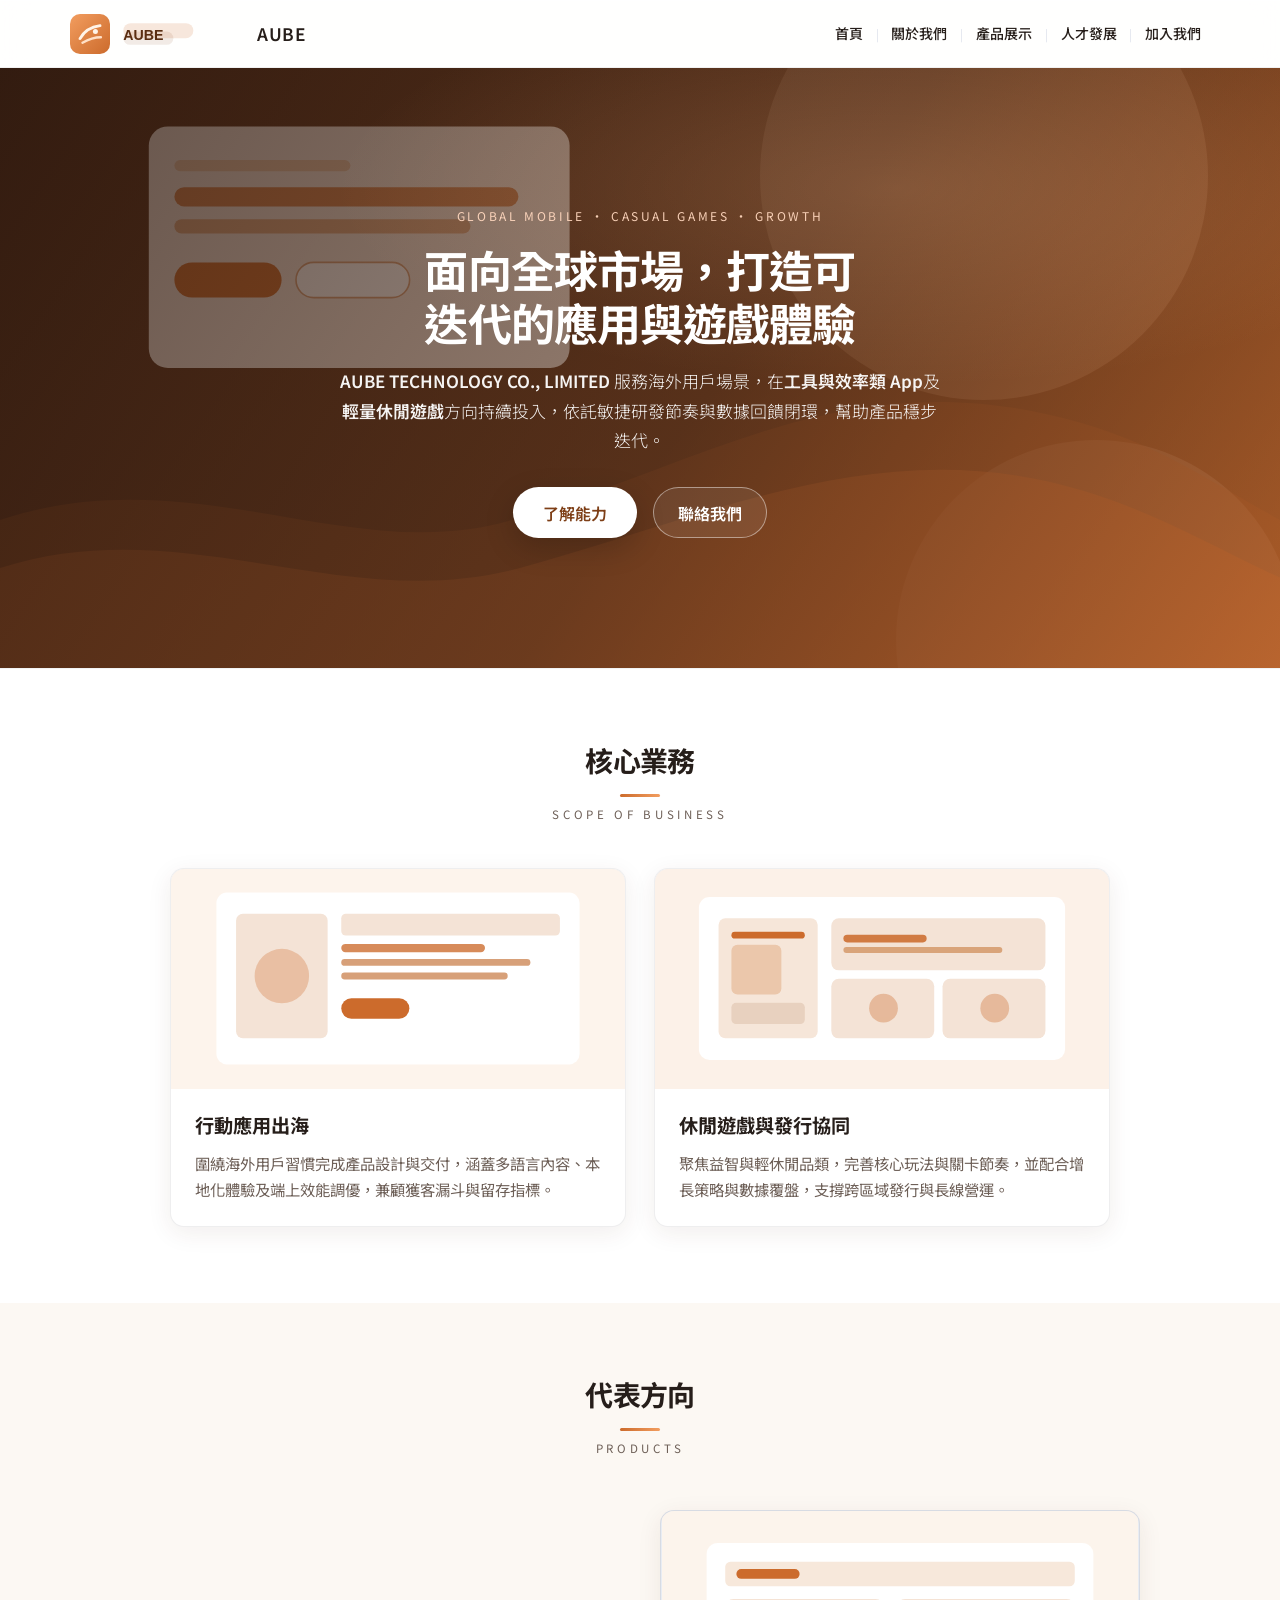
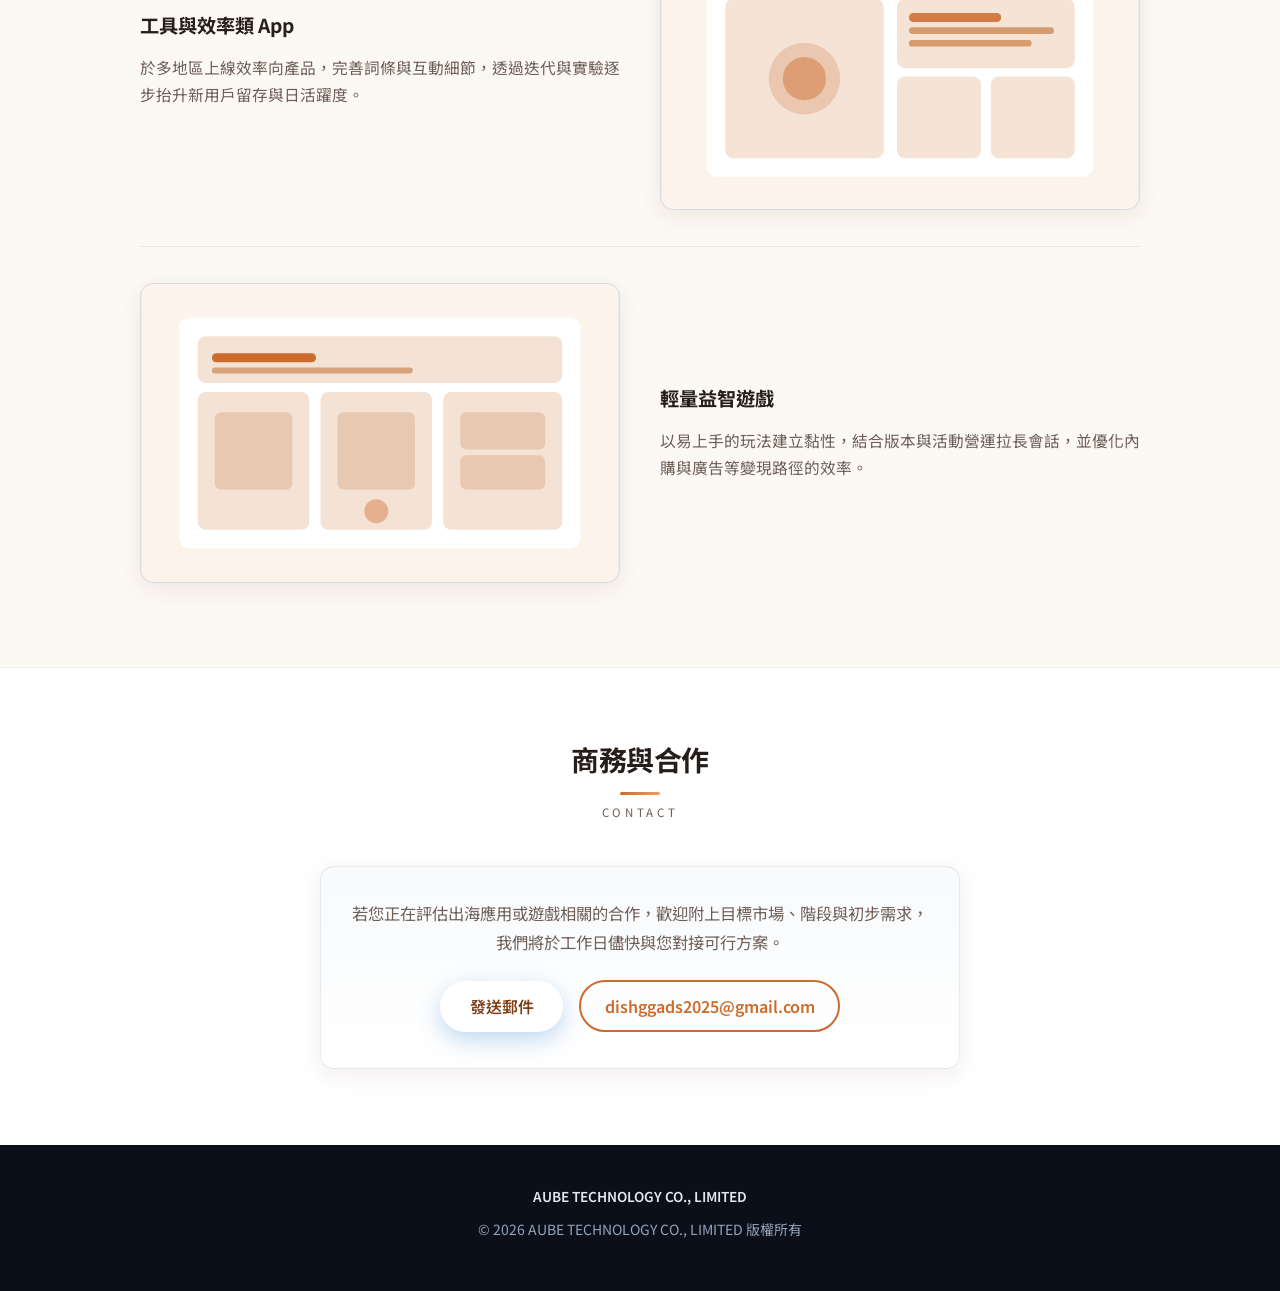
<file: index.html>
<!DOCTYPE html>
<html lang="zh-Hant">
<head>
  <meta charset="UTF-8" />
  <meta name="viewport" content="width=device-width, initial-scale=1.0" />
  <meta name="google-site-verification" content="fR53XcD8koVDV3L7heost6tqWdC81dQf92Zpnrh7aRA" />
  <meta name="description" content="AUBE TECHNOLOGY CO., LIMITED 專注海外行動應用與休閒遊戲，涵蓋產品策劃、研發交付與持續營運全鏈路。" />
  <title>AUBE TECHNOLOGY CO., LIMITED — 出海應用與遊戲</title>
  <link rel="preconnect" href="https://fonts.googleapis.com" />
  <link rel="preconnect" href="https://fonts.gstatic.com" crossorigin />
  <link href="https://fonts.googleapis.com/css2?family=Noto+Sans+TC:wght@300;400;500;600;700&display=swap" rel="stylesheet" />
  <link rel="stylesheet" href="styles.css" />
</head>
<body>
  <header class="site-header">
    <div class="container header-inner">
      <a href="index.html" class="logo" title="AUBE TECHNOLOGY CO., LIMITED">
        <img src="images/logo.svg" alt="" class="logo-img" />
        <span class="logo-text">AUBE</span>
      </a>
      <button type="button" class="nav-toggle" aria-label="開啟選單" aria-expanded="false">
        <span></span><span></span><span></span>
      </button>
      <nav class="main-nav" aria-label="主導航">
        <a href="#top">首頁</a>
        <span class="nav-sep">|</span>
        <a href="about.html">關於我們</a>
        <span class="nav-sep">|</span>
        <a href="#products">產品展示</a>
        <span class="nav-sep">|</span>
        <a href="careers.html">人才發展</a>
        <span class="nav-sep">|</span>
        <a href="#join">加入我們</a>
      </nav>
    </div>
  </header>

  <main id="top">
    <section class="hero">
      <div class="hero-bg" role="img" aria-label="首屏背景示意配圖"></div>
      <div class="container hero-inner">
        <div class="hero-content">
          <p class="hero-tag">GLOBAL MOBILE · CASUAL GAMES · GROWTH</p>
          <h1>面向全球市場，打造可迭代的應用與遊戲體驗</h1>
          <p class="hero-desc"><strong>AUBE TECHNOLOGY CO., LIMITED</strong> 服務海外用戶場景，在<strong>工具與效率類 App</strong>及<strong>輕量休閒遊戲</strong>方向持續投入，依託敏捷研發節奏與數據回饋閉環，幫助產品穩步迭代。</p>
          <div class="hero-actions">
            <a href="#scope" class="btn-primary">了解能力</a>
            <a href="#join" class="btn-ghost">聯絡我們</a>
          </div>
        </div>
      </div>
    </section>

    <section id="scope" class="section scope">
      <div class="container">
        <header class="section-head">
          <h2>核心業務</h2>
          <p class="section-en">SCOPE OF BUSINESS</p>
        </header>
        <div class="scope-grid scope-grid--two">
          <article class="scope-card">
            <div class="scope-card-visual">
              <img src="images/scope/scope-branding.svg" alt="出海 App 開發示意" width="640" height="360" loading="lazy" />
            </div>
            <h3>行動應用出海</h3>
            <p>圍繞海外用戶習慣完成產品設計與交付，涵蓋多語言內容、本地化體驗及端上效能調優，兼顧獲客漏斗與留存指標。</p>
          </article>
          <article class="scope-card">
            <div class="scope-card-visual">
              <img src="images/scope/scope-content.svg" alt="休閒遊戲開發示意" width="640" height="360" loading="lazy" />
            </div>
            <h3>休閒遊戲與發行協同</h3>
            <p>聚焦益智與輕休閒品類，完善核心玩法與關卡節奏，並配合增長策略與數據覆盤，支撐跨區域發行與長線營運。</p>
          </article>
        </div>
      </div>
    </section>

    <section id="products" class="section section-products">
      <div class="container">
        <header class="section-head">
          <h2>代表方向</h2>
          <p class="section-en">PRODUCTS</p>
        </header>
        <div class="product-showcase-list">
          <article class="product-showcase-block">
            <div class="product-showcase-text">
              <h3>工具與效率類 App</h3>
              <p>於多地區上線效率向產品，完善詞條與互動細節，透過迭代與實驗逐步抬升新用戶留存與日活躍度。</p>
            </div>
            <div class="product-showcase-media">
              <img src="images/products/case-coffee.svg" alt="山棲咖啡官網改版案例示意" loading="lazy" decoding="async" />
            </div>
          </article>
          <article class="product-showcase-block product-showcase-block--reverse">
            <div class="product-showcase-text">
              <h3>輕量益智遊戲</h3>
              <p>以易上手的玩法建立黏性，結合版本與活動營運拉長會話，並優化內購與廣告等變現路徑的效率。</p>
            </div>
            <div class="product-showcase-media">
              <img src="images/products/case-home.svg" alt="休閒益智遊戲專案示意" loading="lazy" decoding="async" />
            </div>
          </article>
        </div>
      </div>
    </section>

    <section id="join" class="section section-join">
      <div class="container narrow">
        <header class="section-head">
          <h2>商務與合作</h2>
          <p class="section-en">CONTACT</p>
        </header>
        <div class="join-panel">
          <p class="join-lead">若您正在評估出海應用或遊戲相關的合作，歡迎附上目標市場、階段與初步需求，我們將於工作日儘快與您對接可行方案。</p>
          <div class="join-actions">
            <a href="mailto:dishggads2025@gmail.com" class="btn-primary">發送郵件</a>
            <a href="mailto:dishggads2025@gmail.com" class="btn-outline">dishggads2025@gmail.com</a>
          </div>
        </div>
      </div>
    </section>
  </main>

  <footer class="site-footer">
    <div class="container footer-inner">
      <p class="footer-brand">AUBE TECHNOLOGY CO., LIMITED</p>
      <p class="copyright">© <span id="year"></span> AUBE TECHNOLOGY CO., LIMITED 版權所有</p>
    </div>
  </footer>

  <script src="main.js"></script>
</body>
</html>
</file>
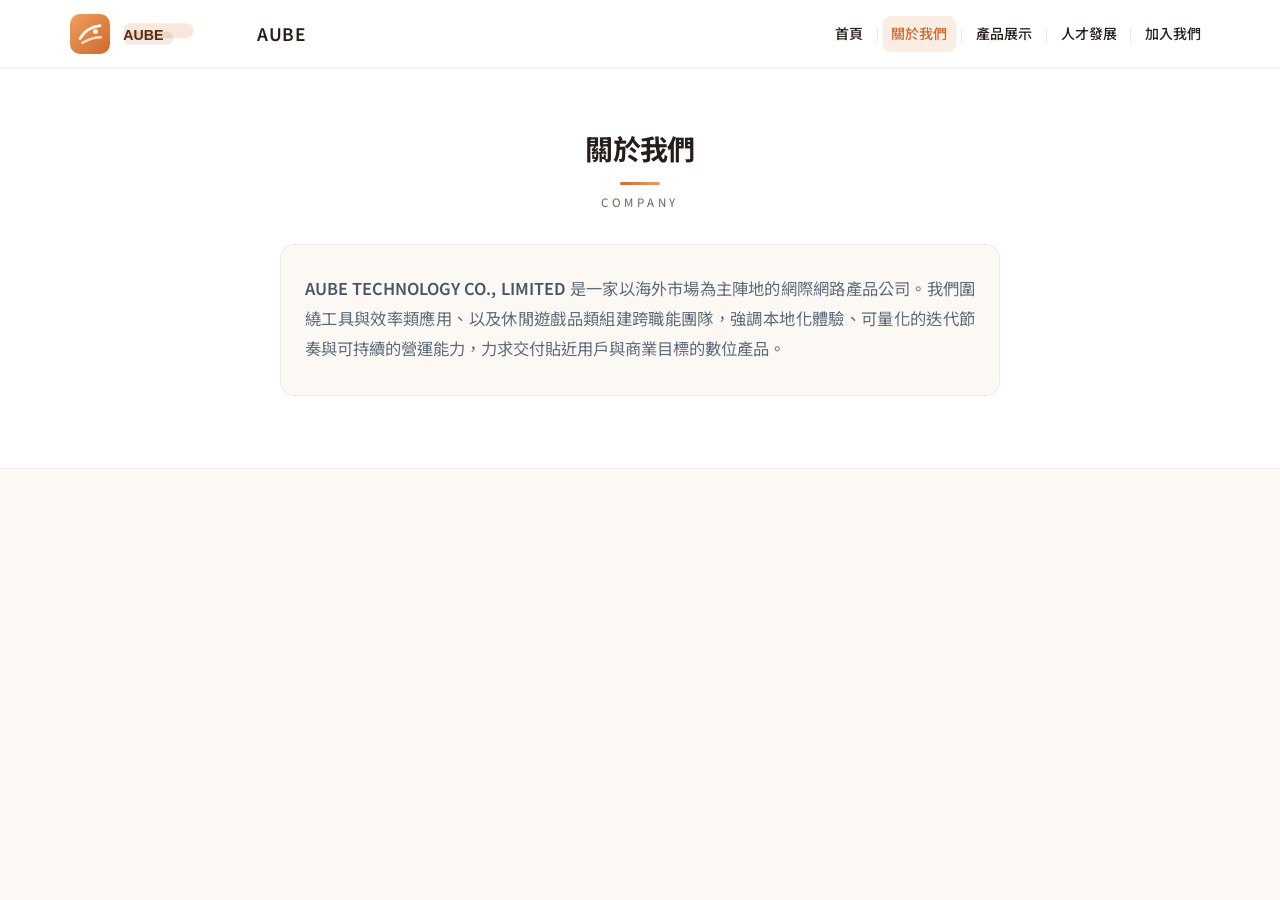
<file: about.html>
<!DOCTYPE html>
<html lang="zh-Hant">
<head>
  <meta charset="UTF-8" />
  <meta name="viewport" content="width=device-width, initial-scale=1.0" />
  <meta name="description" content="關於 AUBE TECHNOLOGY CO., LIMITED：專注海外行動應用與休閒遊戲的技術與產品團隊。" />
  <title>關於我們 — AUBE TECHNOLOGY CO., LIMITED</title>
  <link rel="preconnect" href="https://fonts.googleapis.com" />
  <link rel="preconnect" href="https://fonts.gstatic.com" crossorigin />
  <link href="https://fonts.googleapis.com/css2?family=Noto+Sans+TC:wght@300;400;500;600;700&display=swap" rel="stylesheet" />
  <link rel="stylesheet" href="styles.css" />
</head>
<body class="about-page">
  <header class="site-header">
    <div class="container header-inner">
      <a href="index.html" class="logo" title="AUBE TECHNOLOGY CO., LIMITED">
        <img src="images/logo.svg" alt="" class="logo-img" />
        <span class="logo-text">AUBE</span>
      </a>
      <button type="button" class="nav-toggle" aria-label="開啟選單" aria-expanded="false">
        <span></span><span></span><span></span>
      </button>
      <nav class="main-nav" aria-label="主導航">
        <a href="index.html">首頁</a>
        <span class="nav-sep">|</span>
        <a href="about.html" aria-current="page">關於我們</a>
        <span class="nav-sep">|</span>
        <a href="index.html#products">產品展示</a>
        <span class="nav-sep">|</span>
        <a href="careers.html">人才發展</a>
        <span class="nav-sep">|</span>
        <a href="index.html#join">加入我們</a>
      </nav>
    </div>
  </header>

  <main class="page-main about-page-main" id="top">
    <section class="section about-page-panel">
      <div class="container about-page-container">
        <header class="section-head">
          <h1>關於我們</h1>
          <p class="section-en">COMPANY</p>
        </header>
        <div class="about-page-intro">
          <p>
            <strong>AUBE TECHNOLOGY CO., LIMITED</strong> 是一家以海外市場為主陣地的網際網路產品公司。我們圍繞工具與效率類應用、以及休閒遊戲品類組建跨職能團隊，強調本地化體驗、可量化的迭代節奏與可持續的營運能力，力求交付貼近用戶與商業目標的數位產品。
          </p>
        </div>
      </div>
    </section>
  </main>

  <script src="main.js"></script>
</body>
</html>
</file>
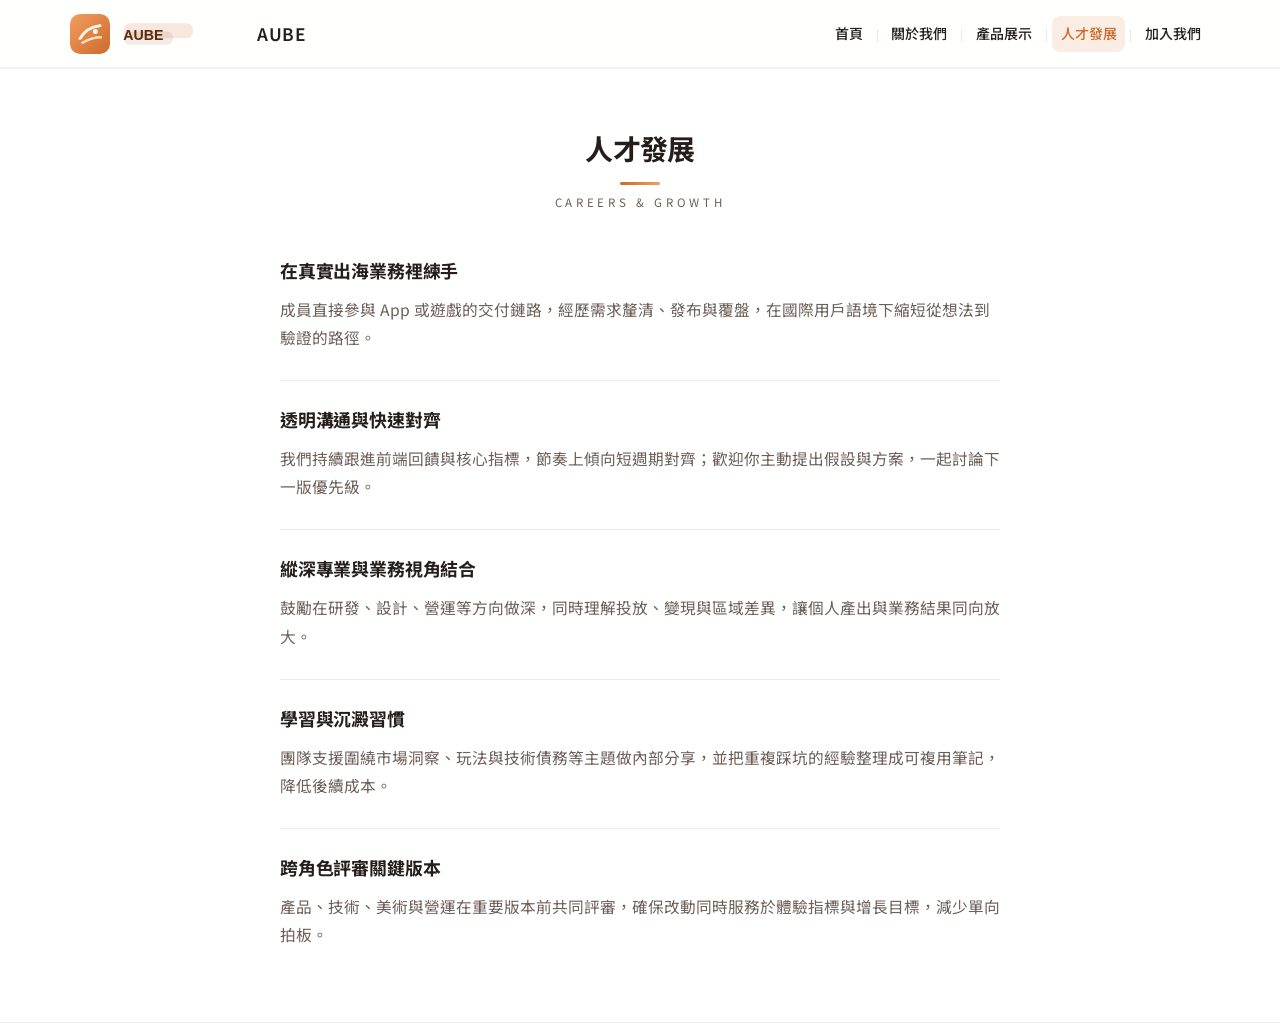
<file: careers.html>
<!DOCTYPE html>
<html lang="zh-Hant">
<head>
  <meta charset="UTF-8" />
  <meta name="viewport" content="width=device-width, initial-scale=1.0" />
  <meta name="description" content="加入 AUBE TECHNOLOGY CO., LIMITED：在真實的出海應用與遊戲專案中練習、協作與成長。" />
  <title>人才發展 — AUBE TECHNOLOGY CO., LIMITED</title>
  <link rel="preconnect" href="https://fonts.googleapis.com" />
  <link rel="preconnect" href="https://fonts.gstatic.com" crossorigin />
  <link href="https://fonts.googleapis.com/css2?family=Noto+Sans+TC:wght@300;400;500;600;700&display=swap" rel="stylesheet" />
  <link rel="stylesheet" href="styles.css" />
</head>
<body class="careers-page">
  <header class="site-header">
    <div class="container header-inner">
      <a href="index.html" class="logo" title="AUBE TECHNOLOGY CO., LIMITED">
        <img src="images/logo.svg" alt="" class="logo-img" />
        <span class="logo-text">AUBE</span>
      </a>
      <button type="button" class="nav-toggle" aria-label="開啟選單" aria-expanded="false">
        <span></span><span></span><span></span>
      </button>
      <nav class="main-nav" aria-label="主導航">
        <a href="index.html">首頁</a>
        <span class="nav-sep">|</span>
        <a href="about.html">關於我們</a>
        <span class="nav-sep">|</span>
        <a href="index.html#products">產品展示</a>
        <span class="nav-sep">|</span>
        <a href="careers.html" aria-current="page">人才發展</a>
        <span class="nav-sep">|</span>
        <a href="index.html#join">加入我們</a>
      </nav>
    </div>
  </header>

  <main class="page-main careers-page-main" id="top">
    <section class="section careers-page-panel">
      <div class="container careers-page-container">
        <header class="section-head">
          <h1>人才發展</h1>
          <p class="section-en">CAREERS &amp; GROWTH</p>
        </header>

        <article class="careers-prose">
          <section class="careers-prose-block">
            <h2>在真實出海業務裡練手</h2>
            <p>成員直接參與 App 或遊戲的交付鏈路，經歷需求釐清、發布與覆盤，在國際用戶語境下縮短從想法到驗證的路徑。</p>
          </section>

          <section class="careers-prose-block">
            <h2>透明溝通與快速對齊</h2>
            <p>我們持續跟進前端回饋與核心指標，節奏上傾向短週期對齊；歡迎你主動提出假設與方案，一起討論下一版優先級。</p>
          </section>

          <section class="careers-prose-block">
            <h2>縱深專業與業務視角結合</h2>
            <p>鼓勵在研發、設計、營運等方向做深，同時理解投放、變現與區域差異，讓個人產出與業務結果同向放大。</p>
          </section>

          <section class="careers-prose-block">
            <h2>學習與沉澱習慣</h2>
            <p>團隊支援圍繞市場洞察、玩法與技術債務等主題做內部分享，並把重複踩坑的經驗整理成可複用筆記，降低後續成本。</p>
          </section>

          <section class="careers-prose-block">
            <h2>跨角色評審關鍵版本</h2>
            <p>產品、技術、美術與營運在重要版本前共同評審，確保改動同時服務於體驗指標與增長目標，減少單向拍板。</p>
          </section>
        </article>
      </div>
    </section>
  </main>

  <script src="main.js"></script>
</body>
</html>
</file>
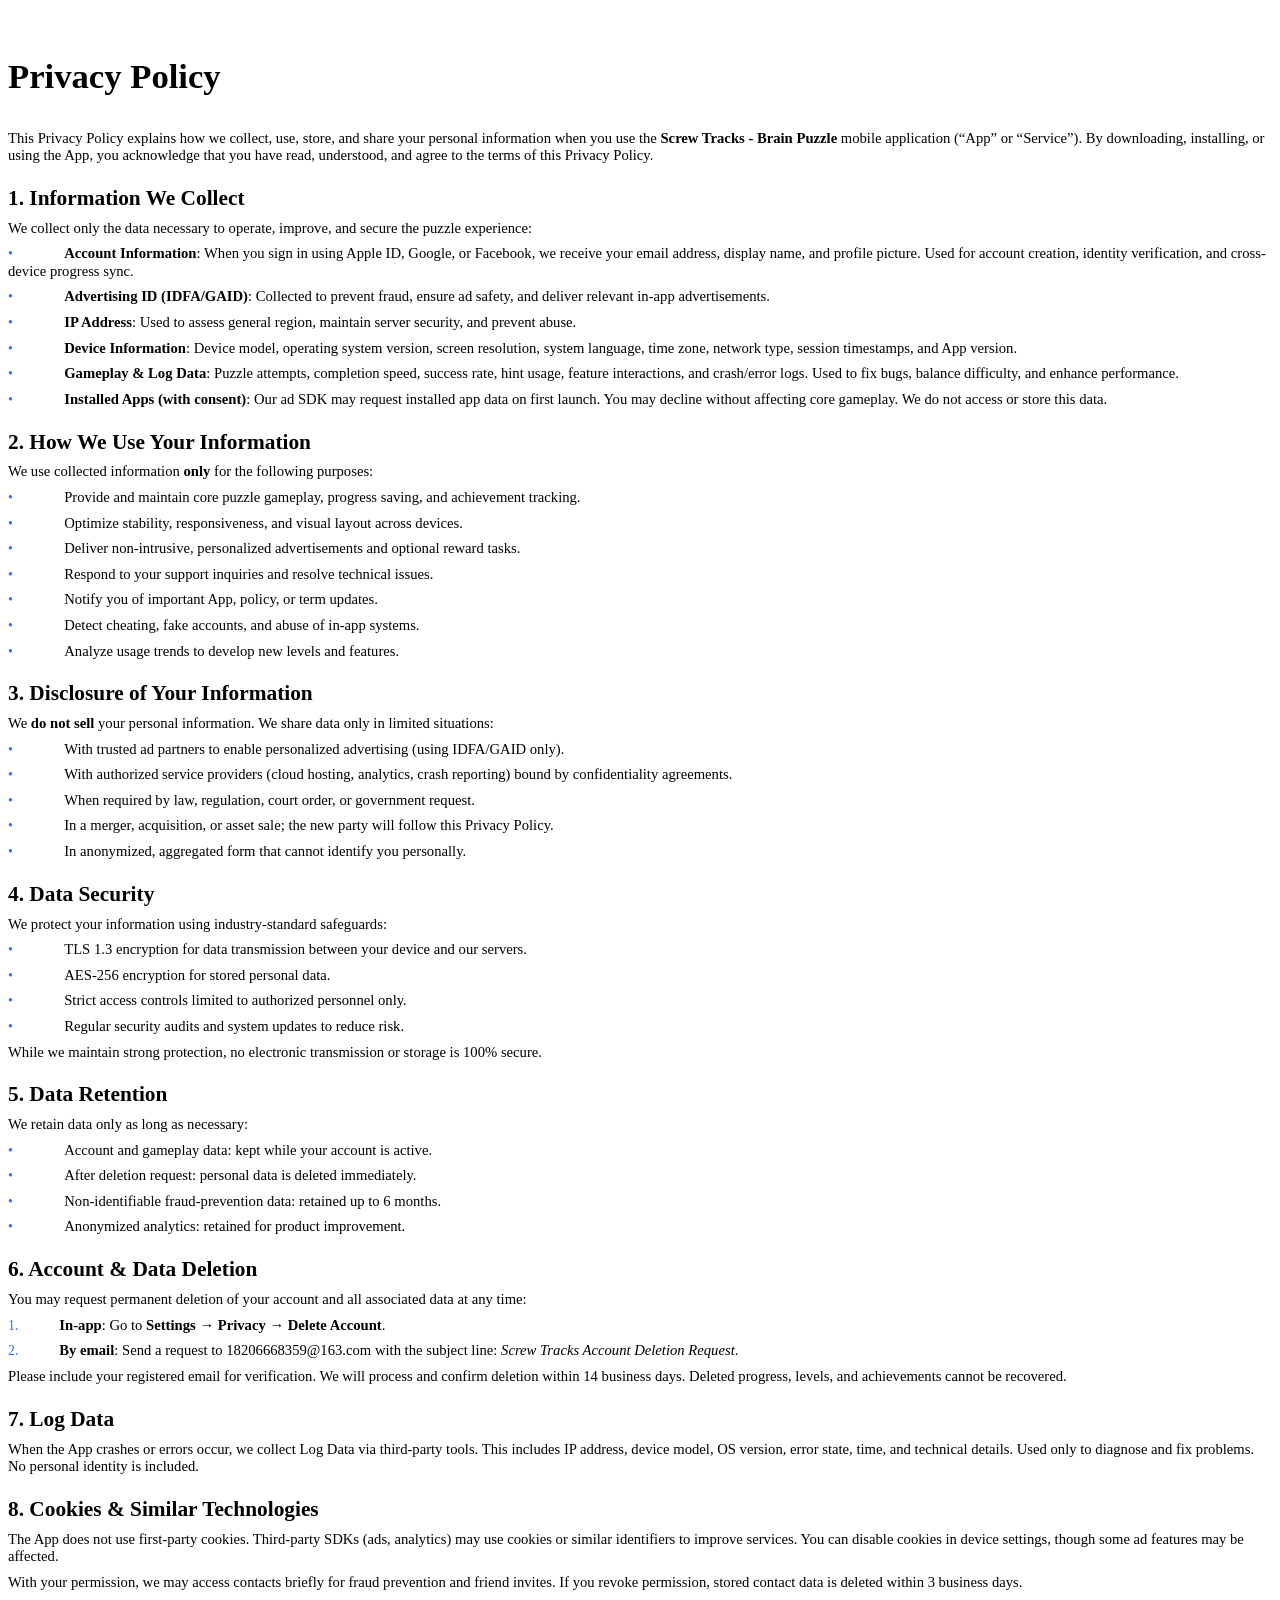
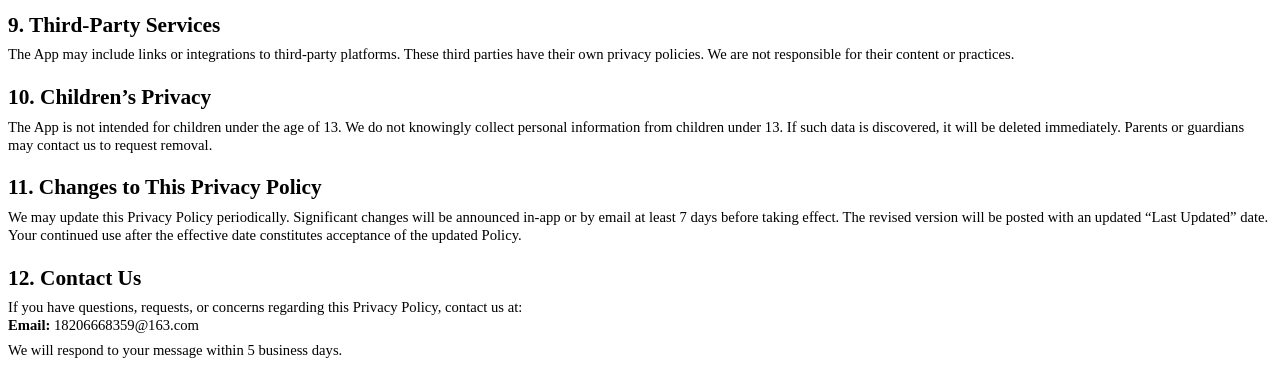
<file: Screw_Tracks/privacy.html>
<html><head><meta http-equiv="Content-Type" content="text/html; charset=utf-8" /><meta http-equiv="Content-Style-Type" content="text/css" /><meta name="generator" content="Aspose.Words for .NET 17.1.0.0" /><title></title></head><body><div><div style="-aw-headerfooter-type:header-primary"><p style="margin-top:0pt; margin-bottom:0pt; text-align:justify; widows:0; orphans:0; font-size:10.5pt"><span style="font-family:Calibri">&#xa0;</span></p></div><p style="margin-top:24pt; margin-bottom:24pt; text-align:justify; line-height:120%; widows:0; orphans:0; font-size:26pt"><span style="font-family:'Segoe UI'; font-weight:bold">Privacy Policy</span></p><p style="margin-top:6pt; margin-bottom:6pt; line-height:120%; widows:0; orphans:0; font-size:11pt"><span style="font-family:'Segoe UI'">This Privacy Policy explains how we collect, use, store, and share your personal information when you use the </span><span style="font-family:'Segoe UI'; font-weight:bold">Screw Tracks - Brain Puzzle</span><span style="font-family:'Segoe UI'"> mobile application (“App” or “Service”). By downloading, installing, or using the App, you acknowledge that you have read, understood, and agree to the terms of this Privacy Policy.</span></p><p style="margin-top:16pt; margin-bottom:6pt; line-height:120%; widows:0; orphans:0; font-size:16pt"><a name="heading_0"><span style="font-family:'Segoe UI'; font-weight:bold">1. Information We Collect</span></a></p><p style="margin-top:6pt; margin-bottom:6pt; line-height:120%; widows:0; orphans:0; font-size:11pt"><span style="font-family:'Segoe UI'">We collect only the data necessary to operate, improve, and secure the puzzle experience:</span></p><p style="margin-top:6pt; margin-bottom:6pt; line-height:120%; widows:0; orphans:0; font-size:11pt"><span style="font-family:'Segoe UI'; font-size:10.5pt; color:#3370ff">•</span><span style="font:7pt 'Times New Roman'">&#xa0;&#xa0;&#xa0;&#xa0;&#xa0;&#xa0;&#xa0;&#xa0;&#xa0;&#xa0;&#xa0;&#xa0;&#xa0;&#xa0;&#xa0;&#xa0;&#xa0;&#xa0;&#xa0;&#xa0;&#xa0; </span><span style="font-family:'Segoe UI'; font-weight:bold">Account Information</span><span style="font-family:'Segoe UI'">: When you sign in using Apple ID, Google, or Facebook, we receive your email address, display name, and profile picture. Used for account creation, identity verification, and cross-device progress sync.</span></p><p style="margin-top:6pt; margin-bottom:6pt; line-height:120%; widows:0; orphans:0; font-size:11pt"><span style="font-family:'Segoe UI'; font-size:10.5pt; color:#3370ff">•</span><span style="font:7pt 'Times New Roman'">&#xa0;&#xa0;&#xa0;&#xa0;&#xa0;&#xa0;&#xa0;&#xa0;&#xa0;&#xa0;&#xa0;&#xa0;&#xa0;&#xa0;&#xa0;&#xa0;&#xa0;&#xa0;&#xa0;&#xa0;&#xa0; </span><span style="font-family:'Segoe UI'; font-weight:bold">Advertising ID (IDFA/GAID)</span><span style="font-family:'Segoe UI'">: Collected to prevent fraud, ensure ad safety, and deliver relevant in-app advertisements.</span></p><p style="margin-top:6pt; margin-bottom:6pt; line-height:120%; widows:0; orphans:0; font-size:11pt"><span style="font-family:'Segoe UI'; font-size:10.5pt; color:#3370ff">•</span><span style="font:7pt 'Times New Roman'">&#xa0;&#xa0;&#xa0;&#xa0;&#xa0;&#xa0;&#xa0;&#xa0;&#xa0;&#xa0;&#xa0;&#xa0;&#xa0;&#xa0;&#xa0;&#xa0;&#xa0;&#xa0;&#xa0;&#xa0;&#xa0; </span><span style="font-family:'Segoe UI'; font-weight:bold">IP Address</span><span style="font-family:'Segoe UI'">: Used to assess general region, maintain server security, and prevent abuse.</span></p><p style="margin-top:6pt; margin-bottom:6pt; line-height:120%; widows:0; orphans:0; font-size:11pt"><span style="font-family:'Segoe UI'; font-size:10.5pt; color:#3370ff">•</span><span style="font:7pt 'Times New Roman'">&#xa0;&#xa0;&#xa0;&#xa0;&#xa0;&#xa0;&#xa0;&#xa0;&#xa0;&#xa0;&#xa0;&#xa0;&#xa0;&#xa0;&#xa0;&#xa0;&#xa0;&#xa0;&#xa0;&#xa0;&#xa0; </span><span style="font-family:'Segoe UI'; font-weight:bold">Device Information</span><span style="font-family:'Segoe UI'">: Device model, operating system version, screen resolution, system language, time zone, network type, session timestamps, and App version.</span></p><p style="margin-top:6pt; margin-bottom:6pt; line-height:120%; widows:0; orphans:0; font-size:11pt"><span style="font-family:'Segoe UI'; font-size:10.5pt; color:#3370ff">•</span><span style="font:7pt 'Times New Roman'">&#xa0;&#xa0;&#xa0;&#xa0;&#xa0;&#xa0;&#xa0;&#xa0;&#xa0;&#xa0;&#xa0;&#xa0;&#xa0;&#xa0;&#xa0;&#xa0;&#xa0;&#xa0;&#xa0;&#xa0;&#xa0; </span><span style="font-family:'Segoe UI'; font-weight:bold">Gameplay &amp; Log Data</span><span style="font-family:'Segoe UI'">: Puzzle attempts, completion speed, success rate, hint usage, feature interactions, and crash/error logs. Used to fix bugs, balance difficulty, and enhance performance.</span></p><p style="margin-top:6pt; margin-bottom:6pt; line-height:120%; widows:0; orphans:0; font-size:11pt"><span style="font-family:'Segoe UI'; font-size:10.5pt; color:#3370ff">•</span><span style="font:7pt 'Times New Roman'">&#xa0;&#xa0;&#xa0;&#xa0;&#xa0;&#xa0;&#xa0;&#xa0;&#xa0;&#xa0;&#xa0;&#xa0;&#xa0;&#xa0;&#xa0;&#xa0;&#xa0;&#xa0;&#xa0;&#xa0;&#xa0; </span><span style="font-family:'Segoe UI'; font-weight:bold">Installed Apps (with consent)</span><span style="font-family:'Segoe UI'">: Our ad SDK may request installed app data on first launch. You may decline without affecting core gameplay. We do not access or store this data.</span></p><p style="margin-top:16pt; margin-bottom:6pt; line-height:120%; widows:0; orphans:0; font-size:16pt"><a name="heading_1"><span style="font-family:'Segoe UI'; font-weight:bold">2. How We Use Your Information</span></a></p><p style="margin-top:6pt; margin-bottom:6pt; line-height:120%; widows:0; orphans:0; font-size:11pt"><span style="font-family:'Segoe UI'">We use collected information </span><span style="font-family:'Segoe UI'; font-weight:bold">only</span><span style="font-family:'Segoe UI'"> for the following purposes:</span></p><p style="margin-top:6pt; margin-bottom:6pt; line-height:120%; widows:0; orphans:0; font-size:11pt"><span style="font-family:'Segoe UI'; font-size:10.5pt; color:#3370ff">•</span><span style="font:7pt 'Times New Roman'">&#xa0;&#xa0;&#xa0;&#xa0;&#xa0;&#xa0;&#xa0;&#xa0;&#xa0;&#xa0;&#xa0;&#xa0;&#xa0;&#xa0;&#xa0;&#xa0;&#xa0;&#xa0;&#xa0;&#xa0;&#xa0; </span><span style="font-family:'Segoe UI'">Provide and maintain core puzzle gameplay, progress saving, and achievement tracking.</span></p><p style="margin-top:6pt; margin-bottom:6pt; line-height:120%; widows:0; orphans:0; font-size:11pt"><span style="font-family:'Segoe UI'; font-size:10.5pt; color:#3370ff">•</span><span style="font:7pt 'Times New Roman'">&#xa0;&#xa0;&#xa0;&#xa0;&#xa0;&#xa0;&#xa0;&#xa0;&#xa0;&#xa0;&#xa0;&#xa0;&#xa0;&#xa0;&#xa0;&#xa0;&#xa0;&#xa0;&#xa0;&#xa0;&#xa0; </span><span style="font-family:'Segoe UI'">Optimize stability, responsiveness, and visual layout across devices.</span></p><p style="margin-top:6pt; margin-bottom:6pt; line-height:120%; widows:0; orphans:0; font-size:11pt"><span style="font-family:'Segoe UI'; font-size:10.5pt; color:#3370ff">•</span><span style="font:7pt 'Times New Roman'">&#xa0;&#xa0;&#xa0;&#xa0;&#xa0;&#xa0;&#xa0;&#xa0;&#xa0;&#xa0;&#xa0;&#xa0;&#xa0;&#xa0;&#xa0;&#xa0;&#xa0;&#xa0;&#xa0;&#xa0;&#xa0; </span><span style="font-family:'Segoe UI'">Deliver non-intrusive, personalized advertisements and optional reward tasks.</span></p><p style="margin-top:6pt; margin-bottom:6pt; line-height:120%; widows:0; orphans:0; font-size:11pt"><span style="font-family:'Segoe UI'; font-size:10.5pt; color:#3370ff">•</span><span style="font:7pt 'Times New Roman'">&#xa0;&#xa0;&#xa0;&#xa0;&#xa0;&#xa0;&#xa0;&#xa0;&#xa0;&#xa0;&#xa0;&#xa0;&#xa0;&#xa0;&#xa0;&#xa0;&#xa0;&#xa0;&#xa0;&#xa0;&#xa0; </span><span style="font-family:'Segoe UI'">Respond to your support inquiries and resolve technical issues.</span></p><p style="margin-top:6pt; margin-bottom:6pt; line-height:120%; widows:0; orphans:0; font-size:11pt"><span style="font-family:'Segoe UI'; font-size:10.5pt; color:#3370ff">•</span><span style="font:7pt 'Times New Roman'">&#xa0;&#xa0;&#xa0;&#xa0;&#xa0;&#xa0;&#xa0;&#xa0;&#xa0;&#xa0;&#xa0;&#xa0;&#xa0;&#xa0;&#xa0;&#xa0;&#xa0;&#xa0;&#xa0;&#xa0;&#xa0; </span><span style="font-family:'Segoe UI'">Notify you of important App, policy, or term updates.</span></p><p style="margin-top:6pt; margin-bottom:6pt; line-height:120%; widows:0; orphans:0; font-size:11pt"><span style="font-family:'Segoe UI'; font-size:10.5pt; color:#3370ff">•</span><span style="font:7pt 'Times New Roman'">&#xa0;&#xa0;&#xa0;&#xa0;&#xa0;&#xa0;&#xa0;&#xa0;&#xa0;&#xa0;&#xa0;&#xa0;&#xa0;&#xa0;&#xa0;&#xa0;&#xa0;&#xa0;&#xa0;&#xa0;&#xa0; </span><span style="font-family:'Segoe UI'">Detect cheating, fake accounts, and abuse of in-app systems.</span></p><p style="margin-top:6pt; margin-bottom:6pt; line-height:120%; widows:0; orphans:0; font-size:11pt"><span style="font-family:'Segoe UI'; font-size:10.5pt; color:#3370ff">•</span><span style="font:7pt 'Times New Roman'">&#xa0;&#xa0;&#xa0;&#xa0;&#xa0;&#xa0;&#xa0;&#xa0;&#xa0;&#xa0;&#xa0;&#xa0;&#xa0;&#xa0;&#xa0;&#xa0;&#xa0;&#xa0;&#xa0;&#xa0;&#xa0; </span><span style="font-family:'Segoe UI'">Analyze usage trends to develop new levels and features.</span></p><p style="margin-top:16pt; margin-bottom:6pt; line-height:120%; widows:0; orphans:0; font-size:16pt"><a name="heading_2"><span style="font-family:'Segoe UI'; font-weight:bold">3. Disclosure of Your Information</span></a></p><p style="margin-top:6pt; margin-bottom:6pt; line-height:120%; widows:0; orphans:0; font-size:11pt"><span style="font-family:'Segoe UI'">We </span><span style="font-family:'Segoe UI'; font-weight:bold">do not sell</span><span style="font-family:'Segoe UI'"> your personal information. We share data only in limited situations:</span></p><p style="margin-top:6pt; margin-bottom:6pt; line-height:120%; widows:0; orphans:0; font-size:11pt"><span style="font-family:'Segoe UI'; font-size:10.5pt; color:#3370ff">•</span><span style="font:7pt 'Times New Roman'">&#xa0;&#xa0;&#xa0;&#xa0;&#xa0;&#xa0;&#xa0;&#xa0;&#xa0;&#xa0;&#xa0;&#xa0;&#xa0;&#xa0;&#xa0;&#xa0;&#xa0;&#xa0;&#xa0;&#xa0;&#xa0; </span><span style="font-family:'Segoe UI'">With trusted ad partners to enable personalized advertising (using IDFA/GAID only).</span></p><p style="margin-top:6pt; margin-bottom:6pt; line-height:120%; widows:0; orphans:0; font-size:11pt"><span style="font-family:'Segoe UI'; font-size:10.5pt; color:#3370ff">•</span><span style="font:7pt 'Times New Roman'">&#xa0;&#xa0;&#xa0;&#xa0;&#xa0;&#xa0;&#xa0;&#xa0;&#xa0;&#xa0;&#xa0;&#xa0;&#xa0;&#xa0;&#xa0;&#xa0;&#xa0;&#xa0;&#xa0;&#xa0;&#xa0; </span><span style="font-family:'Segoe UI'">With authorized service providers (cloud hosting, analytics, crash reporting) bound by confidentiality agreements.</span></p><p style="margin-top:6pt; margin-bottom:6pt; line-height:120%; widows:0; orphans:0; font-size:11pt"><span style="font-family:'Segoe UI'; font-size:10.5pt; color:#3370ff">•</span><span style="font:7pt 'Times New Roman'">&#xa0;&#xa0;&#xa0;&#xa0;&#xa0;&#xa0;&#xa0;&#xa0;&#xa0;&#xa0;&#xa0;&#xa0;&#xa0;&#xa0;&#xa0;&#xa0;&#xa0;&#xa0;&#xa0;&#xa0;&#xa0; </span><span style="font-family:'Segoe UI'">When required by law, regulation, court order, or government request.</span></p><p style="margin-top:6pt; margin-bottom:6pt; line-height:120%; widows:0; orphans:0; font-size:11pt"><span style="font-family:'Segoe UI'; font-size:10.5pt; color:#3370ff">•</span><span style="font:7pt 'Times New Roman'">&#xa0;&#xa0;&#xa0;&#xa0;&#xa0;&#xa0;&#xa0;&#xa0;&#xa0;&#xa0;&#xa0;&#xa0;&#xa0;&#xa0;&#xa0;&#xa0;&#xa0;&#xa0;&#xa0;&#xa0;&#xa0; </span><span style="font-family:'Segoe UI'">In a merger, acquisition, or asset sale; the new party will follow this Privacy Policy.</span></p><p style="margin-top:6pt; margin-bottom:6pt; line-height:120%; widows:0; orphans:0; font-size:11pt"><span style="font-family:'Segoe UI'; font-size:10.5pt; color:#3370ff">•</span><span style="font:7pt 'Times New Roman'">&#xa0;&#xa0;&#xa0;&#xa0;&#xa0;&#xa0;&#xa0;&#xa0;&#xa0;&#xa0;&#xa0;&#xa0;&#xa0;&#xa0;&#xa0;&#xa0;&#xa0;&#xa0;&#xa0;&#xa0;&#xa0; </span><span style="font-family:'Segoe UI'">In anonymized, aggregated form that cannot identify you personally.</span></p><p style="margin-top:16pt; margin-bottom:6pt; line-height:120%; widows:0; orphans:0; font-size:16pt"><a name="heading_3"><span style="font-family:'Segoe UI'; font-weight:bold">4. Data Security</span></a></p><p style="margin-top:6pt; margin-bottom:6pt; line-height:120%; widows:0; orphans:0; font-size:11pt"><span style="font-family:'Segoe UI'">We protect your information using industry-standard safeguards:</span></p><p style="margin-top:6pt; margin-bottom:6pt; line-height:120%; widows:0; orphans:0; font-size:11pt"><span style="font-family:'Segoe UI'; font-size:10.5pt; color:#3370ff">•</span><span style="font:7pt 'Times New Roman'">&#xa0;&#xa0;&#xa0;&#xa0;&#xa0;&#xa0;&#xa0;&#xa0;&#xa0;&#xa0;&#xa0;&#xa0;&#xa0;&#xa0;&#xa0;&#xa0;&#xa0;&#xa0;&#xa0;&#xa0;&#xa0; </span><span style="font-family:'Segoe UI'">TLS 1.3 encryption for data transmission between your device and our servers.</span></p><p style="margin-top:6pt; margin-bottom:6pt; line-height:120%; widows:0; orphans:0; font-size:11pt"><span style="font-family:'Segoe UI'; font-size:10.5pt; color:#3370ff">•</span><span style="font:7pt 'Times New Roman'">&#xa0;&#xa0;&#xa0;&#xa0;&#xa0;&#xa0;&#xa0;&#xa0;&#xa0;&#xa0;&#xa0;&#xa0;&#xa0;&#xa0;&#xa0;&#xa0;&#xa0;&#xa0;&#xa0;&#xa0;&#xa0; </span><span style="font-family:'Segoe UI'">AES‑256 encryption for stored personal data.</span></p><p style="margin-top:6pt; margin-bottom:6pt; line-height:120%; widows:0; orphans:0; font-size:11pt"><span style="font-family:'Segoe UI'; font-size:10.5pt; color:#3370ff">•</span><span style="font:7pt 'Times New Roman'">&#xa0;&#xa0;&#xa0;&#xa0;&#xa0;&#xa0;&#xa0;&#xa0;&#xa0;&#xa0;&#xa0;&#xa0;&#xa0;&#xa0;&#xa0;&#xa0;&#xa0;&#xa0;&#xa0;&#xa0;&#xa0; </span><span style="font-family:'Segoe UI'">Strict access controls limited to authorized personnel only.</span></p><p style="margin-top:6pt; margin-bottom:6pt; line-height:120%; widows:0; orphans:0; font-size:11pt"><span style="font-family:'Segoe UI'; font-size:10.5pt; color:#3370ff">•</span><span style="font:7pt 'Times New Roman'">&#xa0;&#xa0;&#xa0;&#xa0;&#xa0;&#xa0;&#xa0;&#xa0;&#xa0;&#xa0;&#xa0;&#xa0;&#xa0;&#xa0;&#xa0;&#xa0;&#xa0;&#xa0;&#xa0;&#xa0;&#xa0; </span><span style="font-family:'Segoe UI'">Regular security audits and system updates to reduce risk.</span></p><p style="margin-top:6pt; margin-bottom:6pt; line-height:120%; widows:0; orphans:0; font-size:11pt"><span style="font-family:'Segoe UI'">While we maintain strong protection, no electronic transmission or storage is 100% secure.</span></p><p style="margin-top:16pt; margin-bottom:6pt; line-height:120%; widows:0; orphans:0; font-size:16pt"><a name="heading_4"><span style="font-family:'Segoe UI'; font-weight:bold">5. Data Retention</span></a></p><p style="margin-top:6pt; margin-bottom:6pt; line-height:120%; widows:0; orphans:0; font-size:11pt"><span style="font-family:'Segoe UI'">We retain data only as long as necessary:</span></p><p style="margin-top:6pt; margin-bottom:6pt; line-height:120%; widows:0; orphans:0; font-size:11pt"><span style="font-family:'Segoe UI'; font-size:10.5pt; color:#3370ff">•</span><span style="font:7pt 'Times New Roman'">&#xa0;&#xa0;&#xa0;&#xa0;&#xa0;&#xa0;&#xa0;&#xa0;&#xa0;&#xa0;&#xa0;&#xa0;&#xa0;&#xa0;&#xa0;&#xa0;&#xa0;&#xa0;&#xa0;&#xa0;&#xa0; </span><span style="font-family:'Segoe UI'">Account and gameplay data: kept while your account is active.</span></p><p style="margin-top:6pt; margin-bottom:6pt; line-height:120%; widows:0; orphans:0; font-size:11pt"><span style="font-family:'Segoe UI'; font-size:10.5pt; color:#3370ff">•</span><span style="font:7pt 'Times New Roman'">&#xa0;&#xa0;&#xa0;&#xa0;&#xa0;&#xa0;&#xa0;&#xa0;&#xa0;&#xa0;&#xa0;&#xa0;&#xa0;&#xa0;&#xa0;&#xa0;&#xa0;&#xa0;&#xa0;&#xa0;&#xa0; </span><span style="font-family:'Segoe UI'">After deletion request: personal data is deleted immediately.</span></p><p style="margin-top:6pt; margin-bottom:6pt; line-height:120%; widows:0; orphans:0; font-size:11pt"><span style="font-family:'Segoe UI'; font-size:10.5pt; color:#3370ff">•</span><span style="font:7pt 'Times New Roman'">&#xa0;&#xa0;&#xa0;&#xa0;&#xa0;&#xa0;&#xa0;&#xa0;&#xa0;&#xa0;&#xa0;&#xa0;&#xa0;&#xa0;&#xa0;&#xa0;&#xa0;&#xa0;&#xa0;&#xa0;&#xa0; </span><span style="font-family:'Segoe UI'">Non‑identifiable fraud‑prevention data: retained up to 6 months.</span></p><p style="margin-top:6pt; margin-bottom:6pt; line-height:120%; widows:0; orphans:0; font-size:11pt"><span style="font-family:'Segoe UI'; font-size:10.5pt; color:#3370ff">•</span><span style="font:7pt 'Times New Roman'">&#xa0;&#xa0;&#xa0;&#xa0;&#xa0;&#xa0;&#xa0;&#xa0;&#xa0;&#xa0;&#xa0;&#xa0;&#xa0;&#xa0;&#xa0;&#xa0;&#xa0;&#xa0;&#xa0;&#xa0;&#xa0; </span><span style="font-family:'Segoe UI'">Anonymized analytics: retained for product improvement.</span></p><p style="margin-top:16pt; margin-bottom:6pt; line-height:120%; widows:0; orphans:0; font-size:16pt"><a name="heading_5"><span style="font-family:'Segoe UI'; font-weight:bold">6. Account &amp; Data Deletion</span></a></p><p style="margin-top:6pt; margin-bottom:6pt; line-height:120%; widows:0; orphans:0; font-size:11pt"><span style="font-family:'Segoe UI'">You may request permanent deletion of your account and all associated data at any time:</span></p><ol type="1" style="margin:0pt; padding-left:0pt"><li style="margin-top:6pt; margin-bottom:6pt; line-height:120%; widows:0; orphans:0; font-family:'Segoe UI'; font-size:10.5pt; color:#3370ff; list-style-position:inside; -aw-list-padding-sml:23.06pt"><span style="font:7pt 'Times New Roman'; -aw-list-padding-sml:23.06pt">&#xa0;&#xa0;&#xa0;&#xa0;&#xa0;&#xa0;&#xa0;&#xa0;&#xa0;&#xa0;&#xa0;&#xa0;&#xa0;&#xa0;&#xa0; </span><span style="font-size:11pt; font-weight:bold; color:#000000">In‑app</span><span style="font-size:11pt; color:#000000">: Go to </span><span style="font-size:11pt; font-weight:bold; color:#000000">Settings → Privacy → Delete Account</span><span style="font-size:11pt; color:#000000">.</span></li></ol><ol start="2" type="1" style="margin:0pt; padding-left:0pt"><li style="margin-top:6pt; margin-bottom:6pt; line-height:120%; widows:0; orphans:0; font-family:'Segoe UI'; font-size:10.5pt; color:#3370ff; list-style-position:inside; -aw-list-padding-sml:23.06pt"><span style="font:7pt 'Times New Roman'; -aw-list-padding-sml:23.06pt">&#xa0;&#xa0;&#xa0;&#xa0;&#xa0;&#xa0;&#xa0;&#xa0;&#xa0;&#xa0;&#xa0;&#xa0;&#xa0;&#xa0;&#xa0; </span><span style="font-size:11pt; font-weight:bold; color:#000000">By email</span><span style="font-size:11pt; color:#000000">: Send a request to</span><span style="font-size:11pt; color:#000000"> </span><a href="mailto:18206668359@163.com" style="text-decoration:none"><span style="font-size:11pt; color:#000000">18206668359@163.com</span></a><span style="font-size:11pt; color:#000000"> with the subject line: </span><span style="font-size:11pt; font-style:italic; color:#000000">Screw Tracks Account Deletion Request</span><span style="font-size:11pt; color:#000000">.</span></li></ol><p style="margin-top:6pt; margin-bottom:6pt; line-height:120%; widows:0; orphans:0; font-size:11pt"><span style="font-family:'Segoe UI'">Please include your registered email for verification. We will process and confirm deletion within 14 business days. Deleted progress, levels, and achievements cannot be recovered.</span></p><p style="margin-top:16pt; margin-bottom:6pt; line-height:120%; widows:0; orphans:0; font-size:16pt"><a name="heading_6"><span style="font-family:'Segoe UI'; font-weight:bold">7. Log Data</span></a></p><p style="margin-top:6pt; margin-bottom:6pt; line-height:120%; widows:0; orphans:0; font-size:11pt"><span style="font-family:'Segoe UI'">When the App crashes or errors occur, we collect Log Data via third‑party tools. This includes IP address, device model, OS version, error state, time, and technical details. Used only to diagnose and fix problems. No personal identity is included.</span></p><p style="margin-top:16pt; margin-bottom:6pt; line-height:120%; widows:0; orphans:0; font-size:16pt"><a name="heading_7"><span style="font-family:'Segoe UI'; font-weight:bold">8. Cookies &amp; Similar Technologies</span></a></p><p style="margin-top:6pt; margin-bottom:6pt; line-height:120%; widows:0; orphans:0; font-size:11pt"><span style="font-family:'Segoe UI'">The App does not use first‑party cookies. Third‑party SDKs (ads, analytics) may use cookies or similar identifiers to improve services. You can disable cookies in device settings, though some ad features may be affected.</span></p><p style="margin-top:6pt; margin-bottom:6pt; line-height:120%; widows:0; orphans:0; font-size:11pt"><span style="font-family:'Segoe UI'">With your permission, we may access contacts briefly for fraud prevention and friend invites. If you revoke permission, stored contact data is deleted within 3 business days.</span></p><p style="margin-top:16pt; margin-bottom:6pt; line-height:120%; widows:0; orphans:0; font-size:16pt"><a name="heading_8"><span style="font-family:'Segoe UI'; font-weight:bold">9. Third‑Party Services</span></a></p><p style="margin-top:6pt; margin-bottom:6pt; line-height:120%; widows:0; orphans:0; font-size:11pt"><span style="font-family:'Segoe UI'">The App may include links or integrations to third‑party platforms. These third parties have their own privacy policies. We are not responsible for their content or practices.</span></p><p style="margin-top:16pt; margin-bottom:6pt; line-height:120%; widows:0; orphans:0; font-size:16pt"><a name="heading_9"><span style="font-family:'Segoe UI'; font-weight:bold">10. Children’s Privacy</span></a></p><p style="margin-top:6pt; margin-bottom:6pt; line-height:120%; widows:0; orphans:0; font-size:11pt"><span style="font-family:'Segoe UI'">The App is not intended for children under the age of 13. We do not knowingly collect personal information from children under 13. If such data is discovered, it will be deleted immediately. Parents or guardians may contact us to request removal.</span></p><p style="margin-top:16pt; margin-bottom:6pt; line-height:120%; widows:0; orphans:0; font-size:16pt"><a name="heading_10"><span style="font-family:'Segoe UI'; font-weight:bold">11. Changes to This Privacy Policy</span></a></p><p style="margin-top:6pt; margin-bottom:6pt; line-height:120%; widows:0; orphans:0; font-size:11pt"><span style="font-family:'Segoe UI'">We may update this Privacy Policy periodically. Significant changes will be announced in-app or by email at least 7 days before taking effect. The revised version will be posted with an updated “Last Updated” date. Your continued use after the effective date constitutes acceptance of the updated Policy.</span></p><p style="margin-top:16pt; margin-bottom:6pt; line-height:120%; widows:0; orphans:0; font-size:16pt"><a name="heading_11"><span style="font-family:'Segoe UI'; font-weight:bold">12. Contact Us</span></a></p><p style="margin-top:6pt; margin-bottom:6pt; line-height:120%; widows:0; orphans:0; font-size:11pt"><span style="font-family:'Segoe UI'">If you have questions, requests, or concerns regarding this Privacy Policy, contact us at:</span><br /><span style="font-family:'Segoe UI'; font-weight:bold">Email: </span><a href="mailto:18206668359@163.com" style="text-decoration:none"><span style="font-family:'Segoe UI'; color:#000000">18206668359@163.com</span></a></p><p style="margin-top:6pt; margin-bottom:6pt; line-height:120%; widows:0; orphans:0; font-size:11pt"><span style="font-family:'Segoe UI'">We will respond to your message within 5 business days.</span></p><div style="-aw-headerfooter-type:footer-primary"><p style="margin-top:0pt; margin-bottom:0pt; text-align:justify; widows:0; orphans:0; font-size:10.5pt"><span style="font-family:Calibri">&#xa0;</span></p></div></div></body></html>
</file>
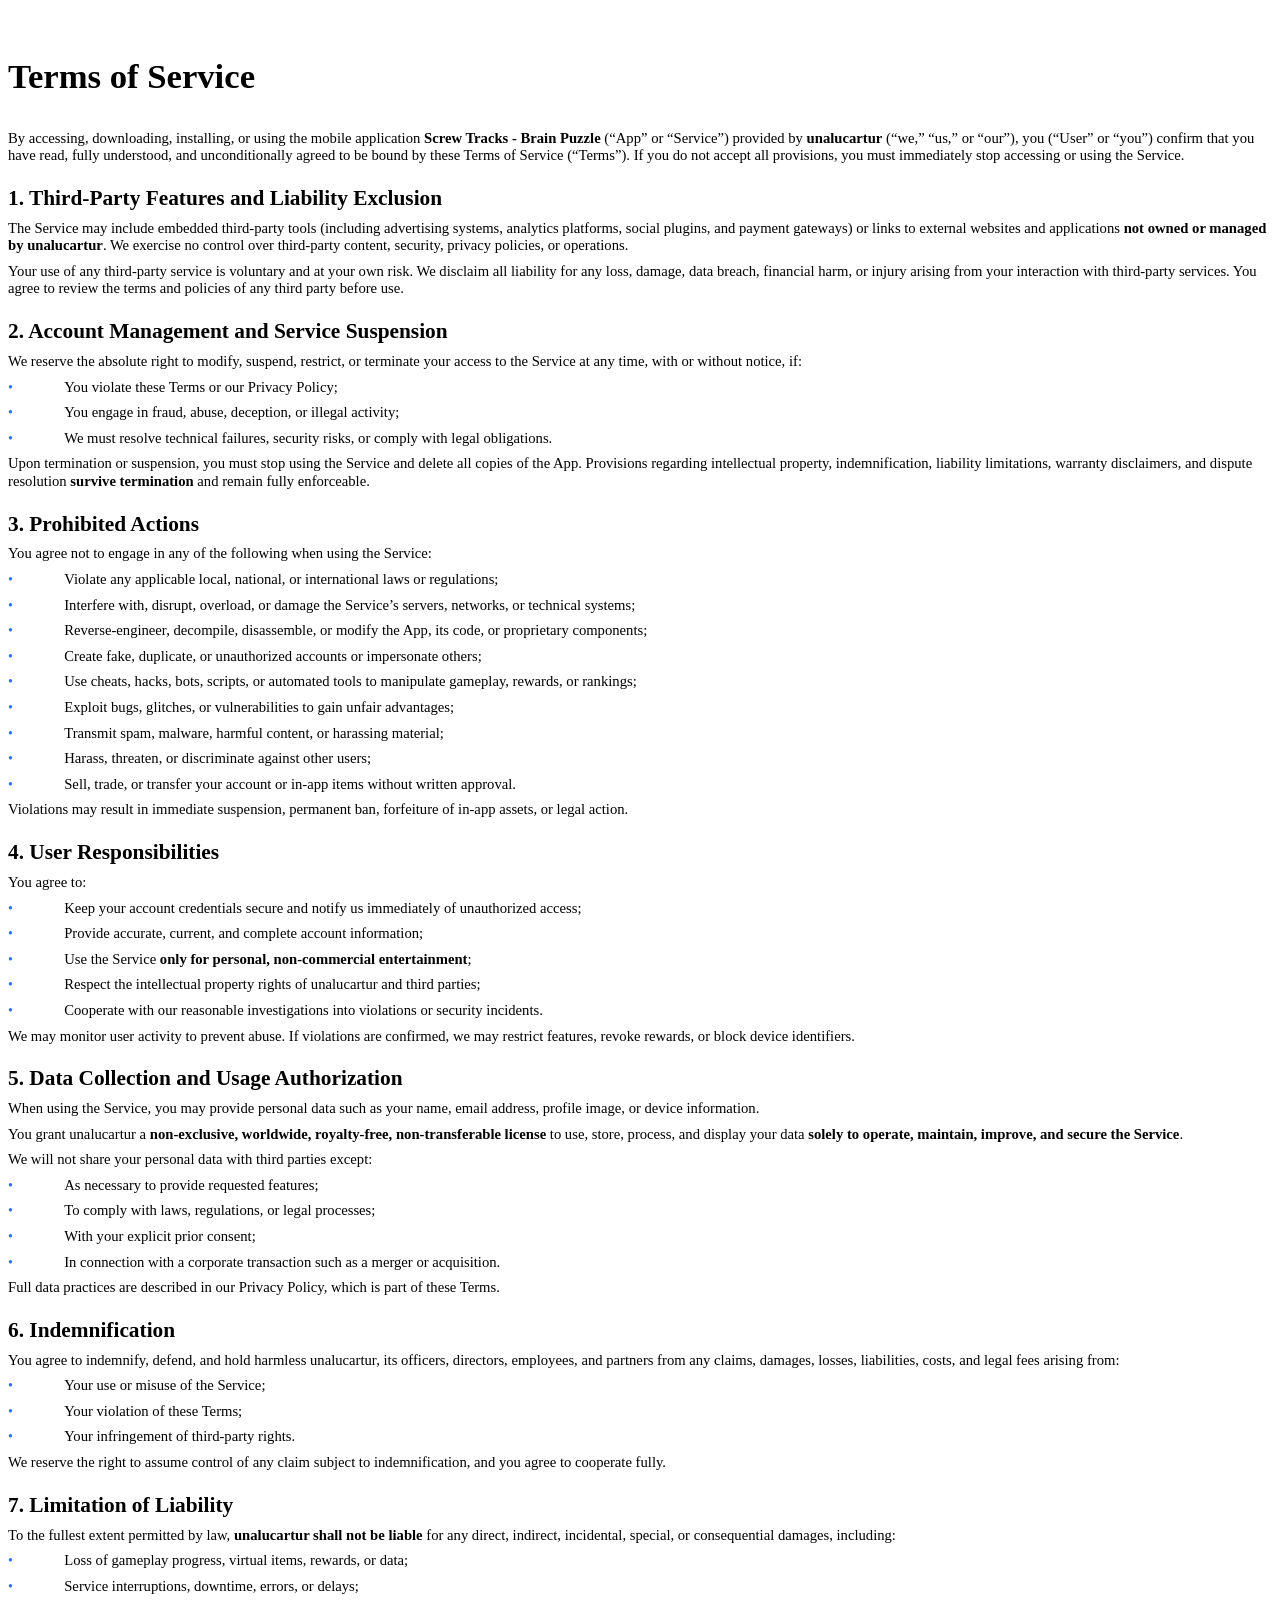
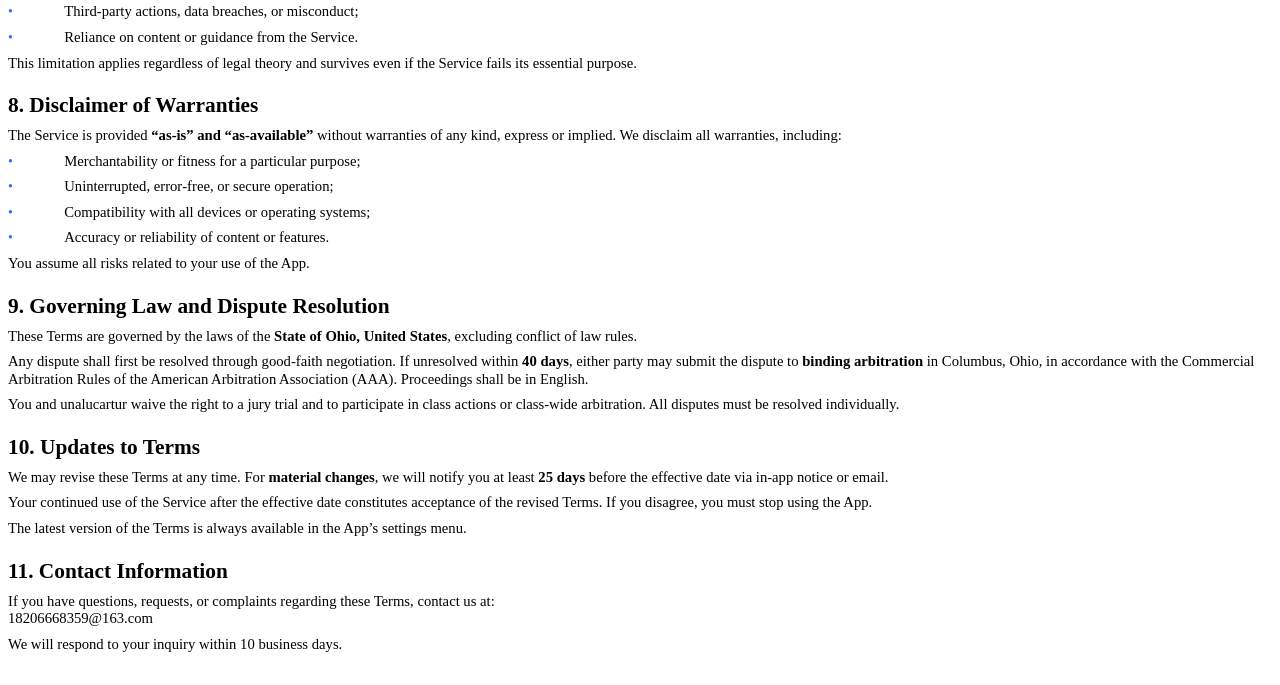
<file: Screw_Tracks/terms-of-service.html>
<html><head><meta http-equiv="Content-Type" content="text/html; charset=utf-8" /><meta http-equiv="Content-Style-Type" content="text/css" /><meta name="generator" content="Aspose.Words for .NET 17.1.0.0" /><title></title></head><body><div><div style="-aw-headerfooter-type:header-primary"><p style="margin-top:0pt; margin-bottom:0pt; text-align:justify; widows:0; orphans:0; font-size:10.5pt"><span style="font-family:Calibri">&#xa0;</span></p></div><p style="margin-top:24pt; margin-bottom:24pt; text-align:justify; line-height:120%; widows:0; orphans:0; font-size:26pt"><span style="font-family:'Segoe UI'; font-weight:bold">Terms of Service</span></p><p style="margin-top:6pt; margin-bottom:6pt; line-height:120%; widows:0; orphans:0; font-size:11pt"><span style="font-family:'Segoe UI'">By accessing, downloading, installing, or using the mobile application </span><span style="font-family:'Segoe UI'; font-weight:bold">Screw Tracks - Brain Puzzle</span><span style="font-family:'Segoe UI'"> (“App” or “Service”) provided by </span><span style="font-family:'Segoe UI'; font-weight:bold">unalucartur</span><span style="font-family:'Segoe UI'"> (“we,” “us,” or “our”), you (“User” or “you”) confirm that you have read, fully understood, and unconditionally agreed to be bound by these Terms of Service (“Terms”). If you do not accept all provisions, you must immediately stop accessing or using the Service.</span></p><p style="margin-top:16pt; margin-bottom:6pt; line-height:120%; widows:0; orphans:0; font-size:16pt"><a name="heading_0"><span style="font-family:'Segoe UI'; font-weight:bold">1. Third‑Party Features and Liability Exclusion</span></a></p><p style="margin-top:6pt; margin-bottom:6pt; line-height:120%; widows:0; orphans:0; font-size:11pt"><span style="font-family:'Segoe UI'">The Service may include embedded third‑party tools (including advertising systems, analytics platforms, social plugins, and payment gateways) or links to external websites and applications </span><span style="font-family:'Segoe UI'; font-weight:bold">not owned or managed by unalucartur</span><span style="font-family:'Segoe UI'">. We exercise no control over third‑party content, security, privacy policies, or operations.</span></p><p style="margin-top:6pt; margin-bottom:6pt; line-height:120%; widows:0; orphans:0; font-size:11pt"><span style="font-family:'Segoe UI'">Your use of any third‑party service is voluntary and at your own risk. We disclaim all liability for any loss, damage, data breach, financial harm, or injury arising from your interaction with third‑party services. You agree to review the terms and policies of any third party before use.</span></p><p style="margin-top:16pt; margin-bottom:6pt; line-height:120%; widows:0; orphans:0; font-size:16pt"><a name="heading_1"><span style="font-family:'Segoe UI'; font-weight:bold">2. Account Management and Service Suspension</span></a></p><p style="margin-top:6pt; margin-bottom:6pt; line-height:120%; widows:0; orphans:0; font-size:11pt"><span style="font-family:'Segoe UI'">We reserve the absolute right to modify, suspend, restrict, or terminate your access to the Service at any time, with or without notice, if:</span></p><p style="margin-top:6pt; margin-bottom:6pt; line-height:120%; widows:0; orphans:0; font-size:11pt"><span style="font-family:'Segoe UI'; font-size:10.5pt; color:#3370ff">•</span><span style="font:7pt 'Times New Roman'">&#xa0;&#xa0;&#xa0;&#xa0;&#xa0;&#xa0;&#xa0;&#xa0;&#xa0;&#xa0;&#xa0;&#xa0;&#xa0;&#xa0;&#xa0;&#xa0;&#xa0;&#xa0;&#xa0;&#xa0;&#xa0; </span><span style="font-family:'Segoe UI'">You violate these Terms or our Privacy Policy;</span></p><p style="margin-top:6pt; margin-bottom:6pt; line-height:120%; widows:0; orphans:0; font-size:11pt"><span style="font-family:'Segoe UI'; font-size:10.5pt; color:#3370ff">•</span><span style="font:7pt 'Times New Roman'">&#xa0;&#xa0;&#xa0;&#xa0;&#xa0;&#xa0;&#xa0;&#xa0;&#xa0;&#xa0;&#xa0;&#xa0;&#xa0;&#xa0;&#xa0;&#xa0;&#xa0;&#xa0;&#xa0;&#xa0;&#xa0; </span><span style="font-family:'Segoe UI'">You engage in fraud, abuse, deception, or illegal activity;</span></p><p style="margin-top:6pt; margin-bottom:6pt; line-height:120%; widows:0; orphans:0; font-size:11pt"><span style="font-family:'Segoe UI'; font-size:10.5pt; color:#3370ff">•</span><span style="font:7pt 'Times New Roman'">&#xa0;&#xa0;&#xa0;&#xa0;&#xa0;&#xa0;&#xa0;&#xa0;&#xa0;&#xa0;&#xa0;&#xa0;&#xa0;&#xa0;&#xa0;&#xa0;&#xa0;&#xa0;&#xa0;&#xa0;&#xa0; </span><span style="font-family:'Segoe UI'">We must resolve technical failures, security risks, or comply with legal obligations.</span></p><p style="margin-top:6pt; margin-bottom:6pt; line-height:120%; widows:0; orphans:0; font-size:11pt"><span style="font-family:'Segoe UI'">Upon termination or suspension, you must stop using the Service and delete all copies of the App. Provisions regarding intellectual property, indemnification, liability limitations, warranty disclaimers, and dispute resolution </span><span style="font-family:'Segoe UI'; font-weight:bold">survive termination</span><span style="font-family:'Segoe UI'"> and remain fully enforceable.</span></p><p style="margin-top:16pt; margin-bottom:6pt; line-height:120%; widows:0; orphans:0; font-size:16pt"><a name="heading_2"><span style="font-family:'Segoe UI'; font-weight:bold">3. Prohibited Actions</span></a></p><p style="margin-top:6pt; margin-bottom:6pt; line-height:120%; widows:0; orphans:0; font-size:11pt"><span style="font-family:'Segoe UI'">You agree not to engage in any of the following when using the Service:</span></p><p style="margin-top:6pt; margin-bottom:6pt; line-height:120%; widows:0; orphans:0; font-size:11pt"><span style="font-family:'Segoe UI'; font-size:10.5pt; color:#3370ff">•</span><span style="font:7pt 'Times New Roman'">&#xa0;&#xa0;&#xa0;&#xa0;&#xa0;&#xa0;&#xa0;&#xa0;&#xa0;&#xa0;&#xa0;&#xa0;&#xa0;&#xa0;&#xa0;&#xa0;&#xa0;&#xa0;&#xa0;&#xa0;&#xa0; </span><span style="font-family:'Segoe UI'">Violate any applicable local, national, or international laws or regulations;</span></p><p style="margin-top:6pt; margin-bottom:6pt; line-height:120%; widows:0; orphans:0; font-size:11pt"><span style="font-family:'Segoe UI'; font-size:10.5pt; color:#3370ff">•</span><span style="font:7pt 'Times New Roman'">&#xa0;&#xa0;&#xa0;&#xa0;&#xa0;&#xa0;&#xa0;&#xa0;&#xa0;&#xa0;&#xa0;&#xa0;&#xa0;&#xa0;&#xa0;&#xa0;&#xa0;&#xa0;&#xa0;&#xa0;&#xa0; </span><span style="font-family:'Segoe UI'">Interfere with, disrupt, overload, or damage the Service’s servers, networks, or technical systems;</span></p><p style="margin-top:6pt; margin-bottom:6pt; line-height:120%; widows:0; orphans:0; font-size:11pt"><span style="font-family:'Segoe UI'; font-size:10.5pt; color:#3370ff">•</span><span style="font:7pt 'Times New Roman'">&#xa0;&#xa0;&#xa0;&#xa0;&#xa0;&#xa0;&#xa0;&#xa0;&#xa0;&#xa0;&#xa0;&#xa0;&#xa0;&#xa0;&#xa0;&#xa0;&#xa0;&#xa0;&#xa0;&#xa0;&#xa0; </span><span style="font-family:'Segoe UI'">Reverse‑engineer, decompile, disassemble, or modify the App, its code, or proprietary components;</span></p><p style="margin-top:6pt; margin-bottom:6pt; line-height:120%; widows:0; orphans:0; font-size:11pt"><span style="font-family:'Segoe UI'; font-size:10.5pt; color:#3370ff">•</span><span style="font:7pt 'Times New Roman'">&#xa0;&#xa0;&#xa0;&#xa0;&#xa0;&#xa0;&#xa0;&#xa0;&#xa0;&#xa0;&#xa0;&#xa0;&#xa0;&#xa0;&#xa0;&#xa0;&#xa0;&#xa0;&#xa0;&#xa0;&#xa0; </span><span style="font-family:'Segoe UI'">Create fake, duplicate, or unauthorized accounts or impersonate others;</span></p><p style="margin-top:6pt; margin-bottom:6pt; line-height:120%; widows:0; orphans:0; font-size:11pt"><span style="font-family:'Segoe UI'; font-size:10.5pt; color:#3370ff">•</span><span style="font:7pt 'Times New Roman'">&#xa0;&#xa0;&#xa0;&#xa0;&#xa0;&#xa0;&#xa0;&#xa0;&#xa0;&#xa0;&#xa0;&#xa0;&#xa0;&#xa0;&#xa0;&#xa0;&#xa0;&#xa0;&#xa0;&#xa0;&#xa0; </span><span style="font-family:'Segoe UI'">Use cheats, hacks, bots, scripts, or automated tools to manipulate gameplay, rewards, or rankings;</span></p><p style="margin-top:6pt; margin-bottom:6pt; line-height:120%; widows:0; orphans:0; font-size:11pt"><span style="font-family:'Segoe UI'; font-size:10.5pt; color:#3370ff">•</span><span style="font:7pt 'Times New Roman'">&#xa0;&#xa0;&#xa0;&#xa0;&#xa0;&#xa0;&#xa0;&#xa0;&#xa0;&#xa0;&#xa0;&#xa0;&#xa0;&#xa0;&#xa0;&#xa0;&#xa0;&#xa0;&#xa0;&#xa0;&#xa0; </span><span style="font-family:'Segoe UI'">Exploit bugs, glitches, or vulnerabilities to gain unfair advantages;</span></p><p style="margin-top:6pt; margin-bottom:6pt; line-height:120%; widows:0; orphans:0; font-size:11pt"><span style="font-family:'Segoe UI'; font-size:10.5pt; color:#3370ff">•</span><span style="font:7pt 'Times New Roman'">&#xa0;&#xa0;&#xa0;&#xa0;&#xa0;&#xa0;&#xa0;&#xa0;&#xa0;&#xa0;&#xa0;&#xa0;&#xa0;&#xa0;&#xa0;&#xa0;&#xa0;&#xa0;&#xa0;&#xa0;&#xa0; </span><span style="font-family:'Segoe UI'">Transmit spam, malware, harmful content, or harassing material;</span></p><p style="margin-top:6pt; margin-bottom:6pt; line-height:120%; widows:0; orphans:0; font-size:11pt"><span style="font-family:'Segoe UI'; font-size:10.5pt; color:#3370ff">•</span><span style="font:7pt 'Times New Roman'">&#xa0;&#xa0;&#xa0;&#xa0;&#xa0;&#xa0;&#xa0;&#xa0;&#xa0;&#xa0;&#xa0;&#xa0;&#xa0;&#xa0;&#xa0;&#xa0;&#xa0;&#xa0;&#xa0;&#xa0;&#xa0; </span><span style="font-family:'Segoe UI'">Harass, threaten, or discriminate against other users;</span></p><p style="margin-top:6pt; margin-bottom:6pt; line-height:120%; widows:0; orphans:0; font-size:11pt"><span style="font-family:'Segoe UI'; font-size:10.5pt; color:#3370ff">•</span><span style="font:7pt 'Times New Roman'">&#xa0;&#xa0;&#xa0;&#xa0;&#xa0;&#xa0;&#xa0;&#xa0;&#xa0;&#xa0;&#xa0;&#xa0;&#xa0;&#xa0;&#xa0;&#xa0;&#xa0;&#xa0;&#xa0;&#xa0;&#xa0; </span><span style="font-family:'Segoe UI'">Sell, trade, or transfer your account or in‑app items without written approval.</span></p><p style="margin-top:6pt; margin-bottom:6pt; line-height:120%; widows:0; orphans:0; font-size:11pt"><span style="font-family:'Segoe UI'">Violations may result in immediate suspension, permanent ban, forfeiture of in‑app assets, or legal action.</span></p><p style="margin-top:16pt; margin-bottom:6pt; line-height:120%; widows:0; orphans:0; font-size:16pt"><a name="heading_3"><span style="font-family:'Segoe UI'; font-weight:bold">4. User Responsibilities</span></a></p><p style="margin-top:6pt; margin-bottom:6pt; line-height:120%; widows:0; orphans:0; font-size:11pt"><span style="font-family:'Segoe UI'">You agree to:</span></p><p style="margin-top:6pt; margin-bottom:6pt; line-height:120%; widows:0; orphans:0; font-size:11pt"><span style="font-family:'Segoe UI'; font-size:10.5pt; color:#3370ff">•</span><span style="font:7pt 'Times New Roman'">&#xa0;&#xa0;&#xa0;&#xa0;&#xa0;&#xa0;&#xa0;&#xa0;&#xa0;&#xa0;&#xa0;&#xa0;&#xa0;&#xa0;&#xa0;&#xa0;&#xa0;&#xa0;&#xa0;&#xa0;&#xa0; </span><span style="font-family:'Segoe UI'">Keep your account credentials secure and notify us immediately of unauthorized access;</span></p><p style="margin-top:6pt; margin-bottom:6pt; line-height:120%; widows:0; orphans:0; font-size:11pt"><span style="font-family:'Segoe UI'; font-size:10.5pt; color:#3370ff">•</span><span style="font:7pt 'Times New Roman'">&#xa0;&#xa0;&#xa0;&#xa0;&#xa0;&#xa0;&#xa0;&#xa0;&#xa0;&#xa0;&#xa0;&#xa0;&#xa0;&#xa0;&#xa0;&#xa0;&#xa0;&#xa0;&#xa0;&#xa0;&#xa0; </span><span style="font-family:'Segoe UI'">Provide accurate, current, and complete account information;</span></p><p style="margin-top:6pt; margin-bottom:6pt; line-height:120%; widows:0; orphans:0; font-size:11pt"><span style="font-family:'Segoe UI'; font-size:10.5pt; color:#3370ff">•</span><span style="font:7pt 'Times New Roman'">&#xa0;&#xa0;&#xa0;&#xa0;&#xa0;&#xa0;&#xa0;&#xa0;&#xa0;&#xa0;&#xa0;&#xa0;&#xa0;&#xa0;&#xa0;&#xa0;&#xa0;&#xa0;&#xa0;&#xa0;&#xa0; </span><span style="font-family:'Segoe UI'">Use the Service </span><span style="font-family:'Segoe UI'; font-weight:bold">only for personal, non‑commercial entertainment</span><span style="font-family:'Segoe UI'">;</span></p><p style="margin-top:6pt; margin-bottom:6pt; line-height:120%; widows:0; orphans:0; font-size:11pt"><span style="font-family:'Segoe UI'; font-size:10.5pt; color:#3370ff">•</span><span style="font:7pt 'Times New Roman'">&#xa0;&#xa0;&#xa0;&#xa0;&#xa0;&#xa0;&#xa0;&#xa0;&#xa0;&#xa0;&#xa0;&#xa0;&#xa0;&#xa0;&#xa0;&#xa0;&#xa0;&#xa0;&#xa0;&#xa0;&#xa0; </span><span style="font-family:'Segoe UI'">Respect the intellectual property rights of unalucartur and third parties;</span></p><p style="margin-top:6pt; margin-bottom:6pt; line-height:120%; widows:0; orphans:0; font-size:11pt"><span style="font-family:'Segoe UI'; font-size:10.5pt; color:#3370ff">•</span><span style="font:7pt 'Times New Roman'">&#xa0;&#xa0;&#xa0;&#xa0;&#xa0;&#xa0;&#xa0;&#xa0;&#xa0;&#xa0;&#xa0;&#xa0;&#xa0;&#xa0;&#xa0;&#xa0;&#xa0;&#xa0;&#xa0;&#xa0;&#xa0; </span><span style="font-family:'Segoe UI'">Cooperate with our reasonable investigations into violations or security incidents.</span></p><p style="margin-top:6pt; margin-bottom:6pt; line-height:120%; widows:0; orphans:0; font-size:11pt"><span style="font-family:'Segoe UI'">We may monitor user activity to prevent abuse. If violations are confirmed, we may restrict features, revoke rewards, or block device identifiers.</span></p><p style="margin-top:16pt; margin-bottom:6pt; line-height:120%; widows:0; orphans:0; font-size:16pt"><a name="heading_4"><span style="font-family:'Segoe UI'; font-weight:bold">5. Data Collection and Usage Authorization</span></a></p><p style="margin-top:6pt; margin-bottom:6pt; line-height:120%; widows:0; orphans:0; font-size:11pt"><span style="font-family:'Segoe UI'">When using the Service, you may provide personal data such as your name, email address, profile image, or device information.</span></p><p style="margin-top:6pt; margin-bottom:6pt; line-height:120%; widows:0; orphans:0; font-size:11pt"><span style="font-family:'Segoe UI'">You grant unalucartur a </span><span style="font-family:'Segoe UI'; font-weight:bold">non‑exclusive, worldwide, royalty‑free, non‑transferable license</span><span style="font-family:'Segoe UI'"> to use, store, process, and display your data </span><span style="font-family:'Segoe UI'; font-weight:bold">solely to operate, maintain, improve, and secure the Service</span><span style="font-family:'Segoe UI'">.</span></p><p style="margin-top:6pt; margin-bottom:6pt; line-height:120%; widows:0; orphans:0; font-size:11pt"><span style="font-family:'Segoe UI'">We will not share your personal data with third parties except:</span></p><p style="margin-top:6pt; margin-bottom:6pt; line-height:120%; widows:0; orphans:0; font-size:11pt"><span style="font-family:'Segoe UI'; font-size:10.5pt; color:#3370ff">•</span><span style="font:7pt 'Times New Roman'">&#xa0;&#xa0;&#xa0;&#xa0;&#xa0;&#xa0;&#xa0;&#xa0;&#xa0;&#xa0;&#xa0;&#xa0;&#xa0;&#xa0;&#xa0;&#xa0;&#xa0;&#xa0;&#xa0;&#xa0;&#xa0; </span><span style="font-family:'Segoe UI'">As necessary to provide requested features;</span></p><p style="margin-top:6pt; margin-bottom:6pt; line-height:120%; widows:0; orphans:0; font-size:11pt"><span style="font-family:'Segoe UI'; font-size:10.5pt; color:#3370ff">•</span><span style="font:7pt 'Times New Roman'">&#xa0;&#xa0;&#xa0;&#xa0;&#xa0;&#xa0;&#xa0;&#xa0;&#xa0;&#xa0;&#xa0;&#xa0;&#xa0;&#xa0;&#xa0;&#xa0;&#xa0;&#xa0;&#xa0;&#xa0;&#xa0; </span><span style="font-family:'Segoe UI'">To comply with laws, regulations, or legal processes;</span></p><p style="margin-top:6pt; margin-bottom:6pt; line-height:120%; widows:0; orphans:0; font-size:11pt"><span style="font-family:'Segoe UI'; font-size:10.5pt; color:#3370ff">•</span><span style="font:7pt 'Times New Roman'">&#xa0;&#xa0;&#xa0;&#xa0;&#xa0;&#xa0;&#xa0;&#xa0;&#xa0;&#xa0;&#xa0;&#xa0;&#xa0;&#xa0;&#xa0;&#xa0;&#xa0;&#xa0;&#xa0;&#xa0;&#xa0; </span><span style="font-family:'Segoe UI'">With your explicit prior consent;</span></p><p style="margin-top:6pt; margin-bottom:6pt; line-height:120%; widows:0; orphans:0; font-size:11pt"><span style="font-family:'Segoe UI'; font-size:10.5pt; color:#3370ff">•</span><span style="font:7pt 'Times New Roman'">&#xa0;&#xa0;&#xa0;&#xa0;&#xa0;&#xa0;&#xa0;&#xa0;&#xa0;&#xa0;&#xa0;&#xa0;&#xa0;&#xa0;&#xa0;&#xa0;&#xa0;&#xa0;&#xa0;&#xa0;&#xa0; </span><span style="font-family:'Segoe UI'">In connection with a corporate transaction such as a merger or acquisition.</span></p><p style="margin-top:6pt; margin-bottom:6pt; line-height:120%; widows:0; orphans:0; font-size:11pt"><span style="font-family:'Segoe UI'">Full data practices are described in our Privacy Policy, which is part of these Terms.</span></p><p style="margin-top:16pt; margin-bottom:6pt; line-height:120%; widows:0; orphans:0; font-size:16pt"><a name="heading_5"><span style="font-family:'Segoe UI'; font-weight:bold">6. Indemnification</span></a></p><p style="margin-top:6pt; margin-bottom:6pt; line-height:120%; widows:0; orphans:0; font-size:11pt"><span style="font-family:'Segoe UI'">You agree to indemnify, defend, and hold harmless unalucartur, its officers, directors, employees, and partners from any claims, damages, losses, liabilities, costs, and legal fees arising from:</span></p><p style="margin-top:6pt; margin-bottom:6pt; line-height:120%; widows:0; orphans:0; font-size:11pt"><span style="font-family:'Segoe UI'; font-size:10.5pt; color:#3370ff">•</span><span style="font:7pt 'Times New Roman'">&#xa0;&#xa0;&#xa0;&#xa0;&#xa0;&#xa0;&#xa0;&#xa0;&#xa0;&#xa0;&#xa0;&#xa0;&#xa0;&#xa0;&#xa0;&#xa0;&#xa0;&#xa0;&#xa0;&#xa0;&#xa0; </span><span style="font-family:'Segoe UI'">Your use or misuse of the Service;</span></p><p style="margin-top:6pt; margin-bottom:6pt; line-height:120%; widows:0; orphans:0; font-size:11pt"><span style="font-family:'Segoe UI'; font-size:10.5pt; color:#3370ff">•</span><span style="font:7pt 'Times New Roman'">&#xa0;&#xa0;&#xa0;&#xa0;&#xa0;&#xa0;&#xa0;&#xa0;&#xa0;&#xa0;&#xa0;&#xa0;&#xa0;&#xa0;&#xa0;&#xa0;&#xa0;&#xa0;&#xa0;&#xa0;&#xa0; </span><span style="font-family:'Segoe UI'">Your violation of these Terms;</span></p><p style="margin-top:6pt; margin-bottom:6pt; line-height:120%; widows:0; orphans:0; font-size:11pt"><span style="font-family:'Segoe UI'; font-size:10.5pt; color:#3370ff">•</span><span style="font:7pt 'Times New Roman'">&#xa0;&#xa0;&#xa0;&#xa0;&#xa0;&#xa0;&#xa0;&#xa0;&#xa0;&#xa0;&#xa0;&#xa0;&#xa0;&#xa0;&#xa0;&#xa0;&#xa0;&#xa0;&#xa0;&#xa0;&#xa0; </span><span style="font-family:'Segoe UI'">Your infringement of third‑party rights.</span></p><p style="margin-top:6pt; margin-bottom:6pt; line-height:120%; widows:0; orphans:0; font-size:11pt"><span style="font-family:'Segoe UI'">We reserve the right to assume control of any claim subject to indemnification, and you agree to cooperate fully.</span></p><p style="margin-top:16pt; margin-bottom:6pt; line-height:120%; widows:0; orphans:0; font-size:16pt"><a name="heading_6"><span style="font-family:'Segoe UI'; font-weight:bold">7. Limitation of Liability</span></a></p><p style="margin-top:6pt; margin-bottom:6pt; line-height:120%; widows:0; orphans:0; font-size:11pt"><span style="font-family:'Segoe UI'">To the fullest extent permitted by law, </span><span style="font-family:'Segoe UI'; font-weight:bold">unalucartur shall not be liable</span><span style="font-family:'Segoe UI'"> for any direct, indirect, incidental, special, or consequential damages, including:</span></p><p style="margin-top:6pt; margin-bottom:6pt; line-height:120%; widows:0; orphans:0; font-size:11pt"><span style="font-family:'Segoe UI'; font-size:10.5pt; color:#3370ff">•</span><span style="font:7pt 'Times New Roman'">&#xa0;&#xa0;&#xa0;&#xa0;&#xa0;&#xa0;&#xa0;&#xa0;&#xa0;&#xa0;&#xa0;&#xa0;&#xa0;&#xa0;&#xa0;&#xa0;&#xa0;&#xa0;&#xa0;&#xa0;&#xa0; </span><span style="font-family:'Segoe UI'">Loss of gameplay progress, virtual items, rewards, or data;</span></p><p style="margin-top:6pt; margin-bottom:6pt; line-height:120%; widows:0; orphans:0; font-size:11pt"><span style="font-family:'Segoe UI'; font-size:10.5pt; color:#3370ff">•</span><span style="font:7pt 'Times New Roman'">&#xa0;&#xa0;&#xa0;&#xa0;&#xa0;&#xa0;&#xa0;&#xa0;&#xa0;&#xa0;&#xa0;&#xa0;&#xa0;&#xa0;&#xa0;&#xa0;&#xa0;&#xa0;&#xa0;&#xa0;&#xa0; </span><span style="font-family:'Segoe UI'">Service interruptions, downtime, errors, or delays;</span></p><p style="margin-top:6pt; margin-bottom:6pt; line-height:120%; widows:0; orphans:0; font-size:11pt"><span style="font-family:'Segoe UI'; font-size:10.5pt; color:#3370ff">•</span><span style="font:7pt 'Times New Roman'">&#xa0;&#xa0;&#xa0;&#xa0;&#xa0;&#xa0;&#xa0;&#xa0;&#xa0;&#xa0;&#xa0;&#xa0;&#xa0;&#xa0;&#xa0;&#xa0;&#xa0;&#xa0;&#xa0;&#xa0;&#xa0; </span><span style="font-family:'Segoe UI'">Third‑party actions, data breaches, or misconduct;</span></p><p style="margin-top:6pt; margin-bottom:6pt; line-height:120%; widows:0; orphans:0; font-size:11pt"><span style="font-family:'Segoe UI'; font-size:10.5pt; color:#3370ff">•</span><span style="font:7pt 'Times New Roman'">&#xa0;&#xa0;&#xa0;&#xa0;&#xa0;&#xa0;&#xa0;&#xa0;&#xa0;&#xa0;&#xa0;&#xa0;&#xa0;&#xa0;&#xa0;&#xa0;&#xa0;&#xa0;&#xa0;&#xa0;&#xa0; </span><span style="font-family:'Segoe UI'">Reliance on content or guidance from the Service.</span></p><p style="margin-top:6pt; margin-bottom:6pt; line-height:120%; widows:0; orphans:0; font-size:11pt"><span style="font-family:'Segoe UI'">This limitation applies regardless of legal theory and survives even if the Service fails its essential purpose.</span></p><p style="margin-top:16pt; margin-bottom:6pt; line-height:120%; widows:0; orphans:0; font-size:16pt"><a name="heading_7"><span style="font-family:'Segoe UI'; font-weight:bold">8. Disclaimer of Warranties</span></a></p><p style="margin-top:6pt; margin-bottom:6pt; line-height:120%; widows:0; orphans:0; font-size:11pt"><span style="font-family:'Segoe UI'">The Service is provided </span><span style="font-family:'Segoe UI'; font-weight:bold">“as‑is” and “as‑available”</span><span style="font-family:'Segoe UI'"> without warranties of any kind, express or implied. We disclaim all warranties, including:</span></p><p style="margin-top:6pt; margin-bottom:6pt; line-height:120%; widows:0; orphans:0; font-size:11pt"><span style="font-family:'Segoe UI'; font-size:10.5pt; color:#3370ff">•</span><span style="font:7pt 'Times New Roman'">&#xa0;&#xa0;&#xa0;&#xa0;&#xa0;&#xa0;&#xa0;&#xa0;&#xa0;&#xa0;&#xa0;&#xa0;&#xa0;&#xa0;&#xa0;&#xa0;&#xa0;&#xa0;&#xa0;&#xa0;&#xa0; </span><span style="font-family:'Segoe UI'">Merchantability or fitness for a particular purpose;</span></p><p style="margin-top:6pt; margin-bottom:6pt; line-height:120%; widows:0; orphans:0; font-size:11pt"><span style="font-family:'Segoe UI'; font-size:10.5pt; color:#3370ff">•</span><span style="font:7pt 'Times New Roman'">&#xa0;&#xa0;&#xa0;&#xa0;&#xa0;&#xa0;&#xa0;&#xa0;&#xa0;&#xa0;&#xa0;&#xa0;&#xa0;&#xa0;&#xa0;&#xa0;&#xa0;&#xa0;&#xa0;&#xa0;&#xa0; </span><span style="font-family:'Segoe UI'">Uninterrupted, error‑free, or secure operation;</span></p><p style="margin-top:6pt; margin-bottom:6pt; line-height:120%; widows:0; orphans:0; font-size:11pt"><span style="font-family:'Segoe UI'; font-size:10.5pt; color:#3370ff">•</span><span style="font:7pt 'Times New Roman'">&#xa0;&#xa0;&#xa0;&#xa0;&#xa0;&#xa0;&#xa0;&#xa0;&#xa0;&#xa0;&#xa0;&#xa0;&#xa0;&#xa0;&#xa0;&#xa0;&#xa0;&#xa0;&#xa0;&#xa0;&#xa0; </span><span style="font-family:'Segoe UI'">Compatibility with all devices or operating systems;</span></p><p style="margin-top:6pt; margin-bottom:6pt; line-height:120%; widows:0; orphans:0; font-size:11pt"><span style="font-family:'Segoe UI'; font-size:10.5pt; color:#3370ff">•</span><span style="font:7pt 'Times New Roman'">&#xa0;&#xa0;&#xa0;&#xa0;&#xa0;&#xa0;&#xa0;&#xa0;&#xa0;&#xa0;&#xa0;&#xa0;&#xa0;&#xa0;&#xa0;&#xa0;&#xa0;&#xa0;&#xa0;&#xa0;&#xa0; </span><span style="font-family:'Segoe UI'">Accuracy or reliability of content or features.</span></p><p style="margin-top:6pt; margin-bottom:6pt; line-height:120%; widows:0; orphans:0; font-size:11pt"><span style="font-family:'Segoe UI'">You assume all risks related to your use of the App.</span></p><p style="margin-top:16pt; margin-bottom:6pt; line-height:120%; widows:0; orphans:0; font-size:16pt"><a name="heading_8"><span style="font-family:'Segoe UI'; font-weight:bold">9. Governing Law and Dispute Resolution</span></a></p><p style="margin-top:6pt; margin-bottom:6pt; line-height:120%; widows:0; orphans:0; font-size:11pt"><span style="font-family:'Segoe UI'">These Terms are governed by the laws of the </span><span style="font-family:'Segoe UI'; font-weight:bold">State of Ohio, United States</span><span style="font-family:'Segoe UI'">, excluding conflict of law rules.</span></p><p style="margin-top:6pt; margin-bottom:6pt; line-height:120%; widows:0; orphans:0; font-size:11pt"><span style="font-family:'Segoe UI'">Any dispute shall first be resolved through good‑faith negotiation. If unresolved within </span><span style="font-family:'Segoe UI'; font-weight:bold">40 days</span><span style="font-family:'Segoe UI'">, either party may submit the dispute to </span><span style="font-family:'Segoe UI'; font-weight:bold">binding arbitration</span><span style="font-family:'Segoe UI'"> in Columbus, Ohio, in accordance with the Commercial Arbitration Rules of the American Arbitration Association (AAA). Proceedings shall be in English.</span></p><p style="margin-top:6pt; margin-bottom:6pt; line-height:120%; widows:0; orphans:0; font-size:11pt"><span style="font-family:'Segoe UI'">You and unalucartur waive the right to a jury trial and to participate in class actions or class‑wide arbitration. All disputes must be resolved individually.</span></p><p style="margin-top:16pt; margin-bottom:6pt; line-height:120%; widows:0; orphans:0; font-size:16pt"><a name="heading_9"><span style="font-family:'Segoe UI'; font-weight:bold">10. Updates to Terms</span></a></p><p style="margin-top:6pt; margin-bottom:6pt; line-height:120%; widows:0; orphans:0; font-size:11pt"><span style="font-family:'Segoe UI'">We may revise these Terms at any time. For </span><span style="font-family:'Segoe UI'; font-weight:bold">material changes</span><span style="font-family:'Segoe UI'">, we will notify you at least </span><span style="font-family:'Segoe UI'; font-weight:bold">25 days</span><span style="font-family:'Segoe UI'"> before the effective date via in‑app notice or email.</span></p><p style="margin-top:6pt; margin-bottom:6pt; line-height:120%; widows:0; orphans:0; font-size:11pt"><span style="font-family:'Segoe UI'">Your continued use of the Service after the effective date constitutes acceptance of the revised Terms. If you disagree, you must stop using the App.</span></p><p style="margin-top:6pt; margin-bottom:6pt; line-height:120%; widows:0; orphans:0; font-size:11pt"><span style="font-family:'Segoe UI'">The latest version of the Terms is always available in the App’s settings menu.</span></p><p style="margin-top:16pt; margin-bottom:6pt; line-height:120%; widows:0; orphans:0; font-size:16pt"><a name="heading_10"><span style="font-family:'Segoe UI'; font-weight:bold">11. Contact Information</span></a></p><p style="margin-top:6pt; margin-bottom:6pt; line-height:120%; widows:0; orphans:0; font-size:11pt"><span style="font-family:'Segoe UI'">If you have questions, requests, or complaints regarding these Terms, contact us at:</span><br /><a href="mailto:18206668359@163.com" style="text-decoration:none"><span style="font-family:'Segoe UI'; color:#000000">18206668359@163.com</span></a></p><p style="margin-top:6pt; margin-bottom:6pt; line-height:120%; widows:0; orphans:0; font-size:11pt"><span style="font-family:'Segoe UI'">We will respond to your inquiry within 10 business days.</span></p><div style="-aw-headerfooter-type:footer-primary"><p style="margin-top:0pt; margin-bottom:0pt; text-align:justify; widows:0; orphans:0; font-size:10.5pt"><span style="font-family:Calibri">&#xa0;</span></p></div></div></body></html>
</file>
<file: styles.css>
:root {
  --color-bg: #fcf8f3;
  --color-surface: #ffffff;
  --color-text: #261e1a;
  --color-muted: #6d5f57;
  --color-accent: #cc6b2c;
  --color-accent-hover: #b85d22;
  --color-accent-dark: #7e3f17;
  --color-accent-soft: rgba(204, 107, 44, 0.12);
  --color-hero-overlay: rgba(41, 22, 13, 0.72);
  --header-h: 68px;
  --radius: 14px;
  --radius-sm: 10px;
  --shadow: 0 6px 24px rgba(72, 42, 22, 0.08);
  --shadow-lg: 0 20px 50px rgba(72, 42, 22, 0.16);
  --font: "Noto Sans TC", "Noto Sans SC", -apple-system, BlinkMacSystemFont, "Segoe UI", sans-serif;
}

*,
*::before,
*::after {
  box-sizing: border-box;
}

html {
  scroll-behavior: smooth;
}

body {
  margin: 0;
  font-family: var(--font);
  font-size: 16px;
  line-height: 1.65;
  color: var(--color-text);
  background: var(--color-bg);
}

a {
  color: var(--color-accent);
  text-decoration: none;
}

a:hover {
  text-decoration: underline;
}

.container {
  width: min(1140px, 100% - 40px);
  margin-inline: auto;
}

.container.narrow {
  width: min(640px, 100% - 40px);
}

#scope,
#products,
#join {
  scroll-margin-top: calc(var(--header-h) + 20px);
}

/* Header */
.site-header {
  position: sticky;
  top: 0;
  z-index: 100;
  height: var(--header-h);
  background: rgba(255, 255, 255, 0.88);
  backdrop-filter: blur(14px);
  border-bottom: 1px solid rgba(18, 24, 38, 0.06);
  box-shadow: 0 1px 0 rgba(255, 255, 255, 0.8) inset;
}

.header-inner {
  height: var(--header-h);
  display: flex;
  align-items: center;
  justify-content: space-between;
  gap: 1rem;
}

.logo {
  display: flex;
  align-items: center;
  gap: 12px;
  color: var(--color-text);
  font-weight: 600;
  text-decoration: none;
  flex-shrink: 0;
  min-width: 0;
}

.logo:hover {
  text-decoration: none;
  color: var(--color-accent);
}

.logo-img {
  height: 40px;
  width: auto;
  max-width: min(200px, 45vw);
  display: block;
  flex-shrink: 0;
  object-fit: contain;
}

.logo-mark {
  width: 38px;
  height: 38px;
  flex-shrink: 0;
  border-radius: 11px;
  background: linear-gradient(145deg, #0b6bcb 0%, #22b8cf 100%);
  box-shadow: 0 6px 18px rgba(11, 107, 203, 0.35);
}

.logo-text {
  font-size: 1.08rem;
  letter-spacing: 0.04em;
  white-space: nowrap;
}

.main-nav {
  display: flex;
  flex-wrap: wrap;
  align-items: center;
  justify-content: flex-end;
  gap: 0.1rem 0.25rem;
  font-size: 0.875rem;
}

.main-nav a {
  color: var(--color-text);
  padding: 0.4rem 0.55rem;
  border-radius: 8px;
  text-decoration: none;
  font-weight: 500;
}

.main-nav a:hover {
  color: var(--color-accent);
  background: var(--color-accent-soft);
  text-decoration: none;
}

.nav-sep {
  color: #d1d8e4;
  user-select: none;
  font-weight: 300;
  font-size: 0.75rem;
}

.nav-toggle {
  display: none;
  flex-direction: column;
  justify-content: center;
  gap: 5px;
  width: 44px;
  height: 44px;
  padding: 0;
  border: none;
  background: transparent;
  cursor: pointer;
}

.nav-toggle span {
  display: block;
  height: 2px;
  width: 22px;
  background: var(--color-text);
  margin-inline: auto;
  transition: transform 0.2s, opacity 0.2s;
  border-radius: 1px;
}

.site-header.nav-open .nav-toggle span:nth-child(1) {
  transform: translateY(7px) rotate(45deg);
}

.site-header.nav-open .nav-toggle span:nth-child(2) {
  opacity: 0;
}

.site-header.nav-open .nav-toggle span:nth-child(3) {
  transform: translateY(-7px) rotate(-45deg);
}

/* Hero */
.hero {
  position: relative;
  min-height: min(78vh, 600px);
  display: flex;
  align-items: center;
  color: #fff;
  overflow: hidden;
}

.hero-bg {
  position: absolute;
  inset: 0;
  background-color: #3e2417;
  background-image:
    linear-gradient(125deg, var(--color-hero-overlay) 0%, rgba(73, 41, 23, 0.56) 55%, rgba(204, 107, 44, 0.45) 100%),
    url("images/hero-banner.svg");
  background-size: cover;
  background-position: center;
}

.hero-bg::after {
  content: "";
  position: absolute;
  inset: 0;
  background: radial-gradient(ellipse 80% 60% at 70% 20%, rgba(255, 190, 140, 0.18), transparent 55%);
  pointer-events: none;
}

.hero-inner {
  position: relative;
  z-index: 1;
  width: 100%;
  display: flex;
  justify-content: center;
  align-items: center;
  text-align: center;
}

.hero-content {
  padding-block: 4.75rem 4.25rem;
  max-width: 44rem;
  margin-inline: auto;
  text-align: center;
}

.hero-tag {
  letter-spacing: 0.22em;
  font-size: 0.75rem;
  text-transform: uppercase;
  opacity: 0.95;
  margin: 0 0 1.1rem;
  color: #ffd7be;
}

.hero h1 {
  margin: 0 0 1.1rem;
  font-size: clamp(1.9rem, 4.5vw, 2.75rem);
  font-weight: 700;
  line-height: 1.2;
  letter-spacing: -0.02em;
  text-wrap: balance;
}

.hero-desc {
  margin: 0 auto 2rem;
  max-width: 36em;
  opacity: 0.95;
  font-weight: 300;
  font-size: 1.06rem;
  line-height: 1.75;
  text-wrap: pretty;
}

.hero-content strong {
  color: #fff;
  font-weight: 600;
}

.hero-actions {
  display: flex;
  flex-wrap: wrap;
  gap: 0.75rem 1rem;
  align-items: center;
  justify-content: center;
}

.btn-primary {
  display: inline-block;
  padding: 0.78rem 1.85rem;
  background: #fff;
  color: var(--color-accent-dark);
  font-weight: 600;
  border-radius: 999px;
  text-decoration: none;
  box-shadow: 0 10px 30px rgba(0, 0, 0, 0.18);
  transition: transform 0.15s, box-shadow 0.15s, background 0.15s;
}

.btn-primary:hover {
  text-decoration: none;
  transform: translateY(-2px);
  box-shadow: 0 14px 36px rgba(0, 0, 0, 0.2);
  background: #fff2ea;
}

.btn-ghost {
  display: inline-block;
  padding: 0.72rem 1.5rem;
  color: #fff;
  font-weight: 600;
  border-radius: 999px;
  text-decoration: none;
  border: 1px solid rgba(255, 255, 255, 0.45);
  background: rgba(255, 255, 255, 0.08);
  transition: background 0.15s, border-color 0.15s;
}

.btn-ghost:hover {
  text-decoration: none;
  background: rgba(255, 255, 255, 0.16);
  border-color: rgba(255, 255, 255, 0.65);
}

.btn-outline {
  display: inline-block;
  padding: 0.68rem 1.45rem;
  border: 2px solid var(--color-accent);
  color: var(--color-accent);
  font-weight: 600;
  border-radius: 999px;
  text-decoration: none;
  transition: background 0.15s, color 0.15s;
}

.btn-outline:hover {
  background: var(--color-accent);
  color: #fff;
  text-decoration: none;
}

/* Sections */
.section {
  padding-block: 4.25rem 4.75rem;
}

.section-head {
  text-align: center;
  margin-bottom: 2.75rem;
}

.section-head h1,
.section-head h2 {
  margin: 0 0 0.5rem;
  font-size: 1.75rem;
  font-weight: 700;
  letter-spacing: -0.02em;
  position: relative;
  display: inline-block;
}

.section-head h1::after,
.section-head h2::after {
  content: "";
  display: block;
  width: 40px;
  height: 3px;
  margin: 0.65rem auto 0;
  border-radius: 2px;
  background: linear-gradient(90deg, var(--color-accent), #f29d5f);
}

.section-en {
  margin: 0;
  font-size: 0.72rem;
  letter-spacing: 0.32em;
  color: var(--color-muted);
  text-transform: uppercase;
}

.section-head--light h2,
.section-head--light .section-en {
  color: #fff;
}

.section-head--light .section-en {
  opacity: 0.88;
}

.section-head--light h1::after,
.section-head--light h2::after {
  background: linear-gradient(90deg, #ffc59d, #ffe2cc);
}

/* Scope */
.scope {
  background: var(--color-surface);
  border-top: 1px solid rgba(18, 24, 38, 0.05);
}

.scope-grid {
  display: grid;
  grid-template-columns: repeat(2, 1fr);
  gap: 1.75rem;
}

.scope-grid--two {
  max-width: 940px;
  margin-inline: auto;
}

.scope-card {
  padding: 0;
  border-radius: var(--radius);
  border: 1px solid rgba(18, 24, 38, 0.07);
  background: var(--color-surface);
  box-shadow: var(--shadow);
  transition: transform 0.22s ease, box-shadow 0.22s ease;
  overflow: hidden;
}

.scope-card:hover {
  transform: translateY(-6px);
  box-shadow: var(--shadow-lg);
}

.scope-card-visual {
  margin: 0;
  overflow: hidden;
  background: #e8ecf3;
}

.scope-card-visual img {
  display: block;
  width: 100%;
  height: 220px;
  object-fit: cover;
  transition: transform 0.35s ease;
}

.scope-card:hover .scope-card-visual img {
  transform: scale(1.04);
}

.scope-card h3 {
  margin: 0;
  padding: 1.35rem 1.5rem 0.5rem;
  font-size: 1.2rem;
}

.scope-card p {
  margin: 0;
  padding: 0 1.5rem 1.5rem;
  font-size: 0.96rem;
  color: var(--color-muted);
  line-height: 1.7;
}

/* About */
.about {
  background: linear-gradient(155deg, #3d2417 0%, #6a3b1f 42%, #cc6b2c 108%);
  color: #e8eef7;
  position: relative;
  overflow: hidden;
}

.about::before {
  content: "";
  position: absolute;
  top: -30%;
  right: -15%;
  width: 55%;
  height: 80%;
  background: radial-gradient(circle, rgba(255, 206, 171, 0.2), transparent 70%);
  pointer-events: none;
}

.about-layout {
  position: relative;
  z-index: 1;
}

.about-body {
  max-width: 700px;
  margin-inline: auto;
  text-align: center;
}

.about-company-name {
  margin: 0 0 0.35rem;
  font-size: clamp(1.2rem, 2.5vw, 1.45rem);
  color: #fff;
  font-weight: 600;
}

.about-founded {
  margin: 0 0 1.35rem;
  font-size: 0.94rem;
  color: rgba(255, 255, 255, 0.86);
  letter-spacing: 0.04em;
}

.about-body p {
  margin: 0 0 1.05rem;
  color: rgba(232, 238, 247, 0.9);
  font-weight: 300;
}

.about-body p:last-child {
  margin-bottom: 0;
}

.about-body strong {
  color: #fff;
  font-weight: 600;
}

/* 內頁：關於我們（與首頁區塊同一套淺色體系） */
.about-page {
  background: var(--color-bg);
}

.page-main {
  min-height: 50vh;
}

.about-page-main {
  flex: 1;
}

.about-page-panel {
  background: var(--color-surface);
  border-top: 1px solid rgba(18, 24, 38, 0.05);
  border-bottom: 1px solid rgba(18, 24, 38, 0.06);
  padding-block: 3.5rem 4.5rem;
  box-shadow: 0 1px 0 rgba(255, 255, 255, 0.8) inset;
}

.about-page-container {
  max-width: 720px;
  margin-inline: auto;
}

.about-page-panel .section-head {
  margin-bottom: 2rem;
}

.about-page-intro {
  padding: 1.75rem 1.5rem 2rem;
  border-radius: var(--radius);
  background: var(--color-bg);
  border: 1px solid rgba(18, 24, 38, 0.06);
}

.about-page-intro p {
  margin: 0;
  font-size: 1.02rem;
  line-height: 1.85;
  font-weight: 400;
  color: #5f6b7c;
  text-align: justify;
  text-justify: inter-ideograph;
}

.about-page-intro strong {
  font-weight: 600;
  color: #4a5568;
}

.main-nav a[aria-current="page"] {
  color: var(--color-accent);
  background: var(--color-accent-soft);
}

/* 員工發展頁 */
.careers-page {
  background: var(--color-bg);
}

.careers-page-panel {
  background: var(--color-surface);
  border-top: 1px solid rgba(18, 24, 38, 0.05);
  border-bottom: 1px solid rgba(18, 24, 38, 0.06);
  padding-block: 3.5rem 4.5rem;
  box-shadow: 0 1px 0 rgba(255, 255, 255, 0.8) inset;
}

.careers-page-container {
  max-width: 720px;
  margin-inline: auto;
}

.careers-prose {
  text-align: left;
}

.careers-prose-block {
  margin-top: 1.75rem;
  padding-top: 1.5rem;
  border-top: 1px solid rgba(18, 24, 38, 0.08);
}

.careers-prose-block:first-of-type {
  margin-top: 1.5rem;
  padding-top: 0;
  border-top: none;
}

.careers-prose-block h2 {
  margin: 0 0 0.65rem;
  font-size: 1.12rem;
  font-weight: 700;
  color: var(--color-text);
  letter-spacing: -0.01em;
}

.careers-prose-block p {
  margin: 0;
  font-size: 0.98rem;
  line-height: 1.8;
  color: var(--color-muted);
}

/* 產品展示 — 圖文分條縱向排列 */
.section-products {
  background: var(--color-bg);
}

.product-showcase-list {
  margin-top: 2.25rem;
  display: flex;
  flex-direction: column;
  gap: 0;
  max-width: 1000px;
  margin-inline: auto;
}

.product-showcase-block {
  display: grid;
  grid-template-columns: 1fr 1fr;
  gap: 2rem 2.5rem;
  align-items: center;
  padding: 2.25rem 0;
  border-bottom: 1px solid rgba(18, 24, 38, 0.08);
}

.product-showcase-block:first-child {
  padding-top: 0.5rem;
}

.product-showcase-block:last-child {
  border-bottom: none;
  padding-bottom: 0.5rem;
}

.product-showcase-block--reverse .product-showcase-text {
  order: 2;
}

.product-showcase-block--reverse .product-showcase-media {
  order: 1;
}

.product-showcase-text h3 {
  margin: 0 0 0.75rem;
  font-size: 1.2rem;
  font-weight: 700;
  color: var(--color-text);
}

.product-showcase-text p {
  margin: 0;
  font-size: 0.98rem;
  line-height: 1.75;
  color: var(--color-muted);
}

.product-showcase-media {
  border-radius: var(--radius);
  overflow: hidden;
  border: 1px solid rgba(18, 24, 38, 0.08);
  background: #e8ecf3;
  box-shadow: var(--shadow);
  aspect-ratio: 16 / 10;
  display: flex;
  align-items: center;
  justify-content: center;
}

.product-showcase-media img {
  display: block;
  max-width: 100%;
  max-height: 100%;
  width: auto;
  height: auto;
  object-fit: contain;
  object-position: center;
}

@media (max-width: 768px) {
  .product-showcase-block,
  .product-showcase-block--reverse {
    grid-template-columns: 1fr;
    gap: 1.25rem;
    padding: 1.75rem 0;
  }

  .product-showcase-block--reverse .product-showcase-text,
  .product-showcase-block--reverse .product-showcase-media {
    order: unset;
  }
}

/* Join */
.section-join {
  background: var(--color-surface);
  border-top: 1px solid rgba(18, 24, 38, 0.06);
}

.join-panel {
  margin-top: 0.5rem;
  padding: 2rem 1.75rem 2.25rem;
  background: linear-gradient(180deg, #f8fafc 0%, #fff 100%);
  border-radius: var(--radius);
  border: 1px solid rgba(18, 24, 38, 0.08);
  box-shadow: var(--shadow);
  text-align: center;
}

.join-lead {
  margin: 0 0 1.5rem;
  color: var(--color-muted);
  font-size: 1.02rem;
  line-height: 1.75;
}

.join-actions {
  display: flex;
  flex-wrap: wrap;
  gap: 0.75rem 1rem;
  justify-content: center;
  align-items: center;
}

.join-actions .btn-primary {
  box-shadow: 0 8px 22px rgba(11, 107, 203, 0.25);
}

.lead {
  margin: 0;
  text-align: center;
  color: var(--color-muted);
  font-size: 1.02rem;
  line-height: 1.75;
}

.lead--wide {
  max-width: 680px;
  margin-inline: auto;
}

.lead code {
  font-size: 0.86em;
  padding: 0.12em 0.4em;
  background: var(--color-accent-soft);
  border-radius: 5px;
  color: var(--color-accent-dark);
}

/* Footer */
.site-footer {
  padding: 2.25rem 0 2.75rem;
  background: #0a0f1a;
  color: #94a3b8;
  font-size: 0.875rem;
  text-align: center;
}

.site-footer .footer-inner {
  display: flex;
  flex-direction: column;
  align-items: center;
  text-align: center;
}

.footer-brand {
  margin: 0 0 0.5rem;
  color: #e2e8f0;
  font-weight: 600;
  font-size: 0.85rem;
  line-height: 1.45;
  max-width: 28rem;
  width: 100%;
  text-align: center;
  text-wrap: balance;
}

.site-footer .copyright {
  text-align: center;
  max-width: 28rem;
  width: 100%;
  text-wrap: balance;
}

.footer-inner p {
  margin: 0.35rem 0;
}

.site-footer a {
  color: #cbd5e1;
}

.site-footer a:hover {
  color: #fff;
}

/* 關於頁等：淺色頁腳（須寫在 .site-footer 之後，避免被深色覆蓋） */
.site-footer.site-footer--slim {
  padding: 1.25rem 0 1.5rem;
  background: var(--color-bg);
  color: #7a8798;
  font-size: 0.8125rem;
  border-top: 1px solid rgba(18, 24, 38, 0.06);
}

.site-footer.site-footer--slim .footer-inner p {
  margin: 0;
}

.site-footer.site-footer--slim .copyright {
  margin: 0;
  color: #7a8798;
  font-size: inherit;
}

.site-footer.site-footer--slim a {
  color: #7a8798;
}

.site-footer.site-footer--slim a:hover {
  color: var(--color-accent);
}

/* Mobile */
@media (max-width: 900px) {
  .scope-grid {
    grid-template-columns: 1fr;
  }
}

@media (max-width: 768px) {
  .nav-toggle {
    display: flex;
  }

  .main-nav {
    position: fixed;
    top: var(--header-h);
    left: 0;
    right: 0;
    flex-direction: column;
    align-items: stretch;
    padding: 0.75rem 1.25rem 1.25rem;
    background: rgba(255, 255, 255, 0.97);
    backdrop-filter: blur(14px);
    border-bottom: 1px solid rgba(18, 24, 38, 0.08);
    gap: 0;
    max-height: 0;
    overflow: hidden;
    opacity: 0;
    transition: max-height 0.32s ease, opacity 0.25s ease;
    box-shadow: 0 12px 40px rgba(15, 35, 71, 0.08);
  }

  .site-header.nav-open .main-nav {
    max-height: 380px;
    opacity: 1;
  }

  .main-nav a {
    padding: 0.8rem 0.5rem;
    border-radius: 8px;
  }

  .nav-sep {
    display: none;
  }

  .hero-content {
    padding-block: 3.5rem 3rem;
  }
}
</file>
